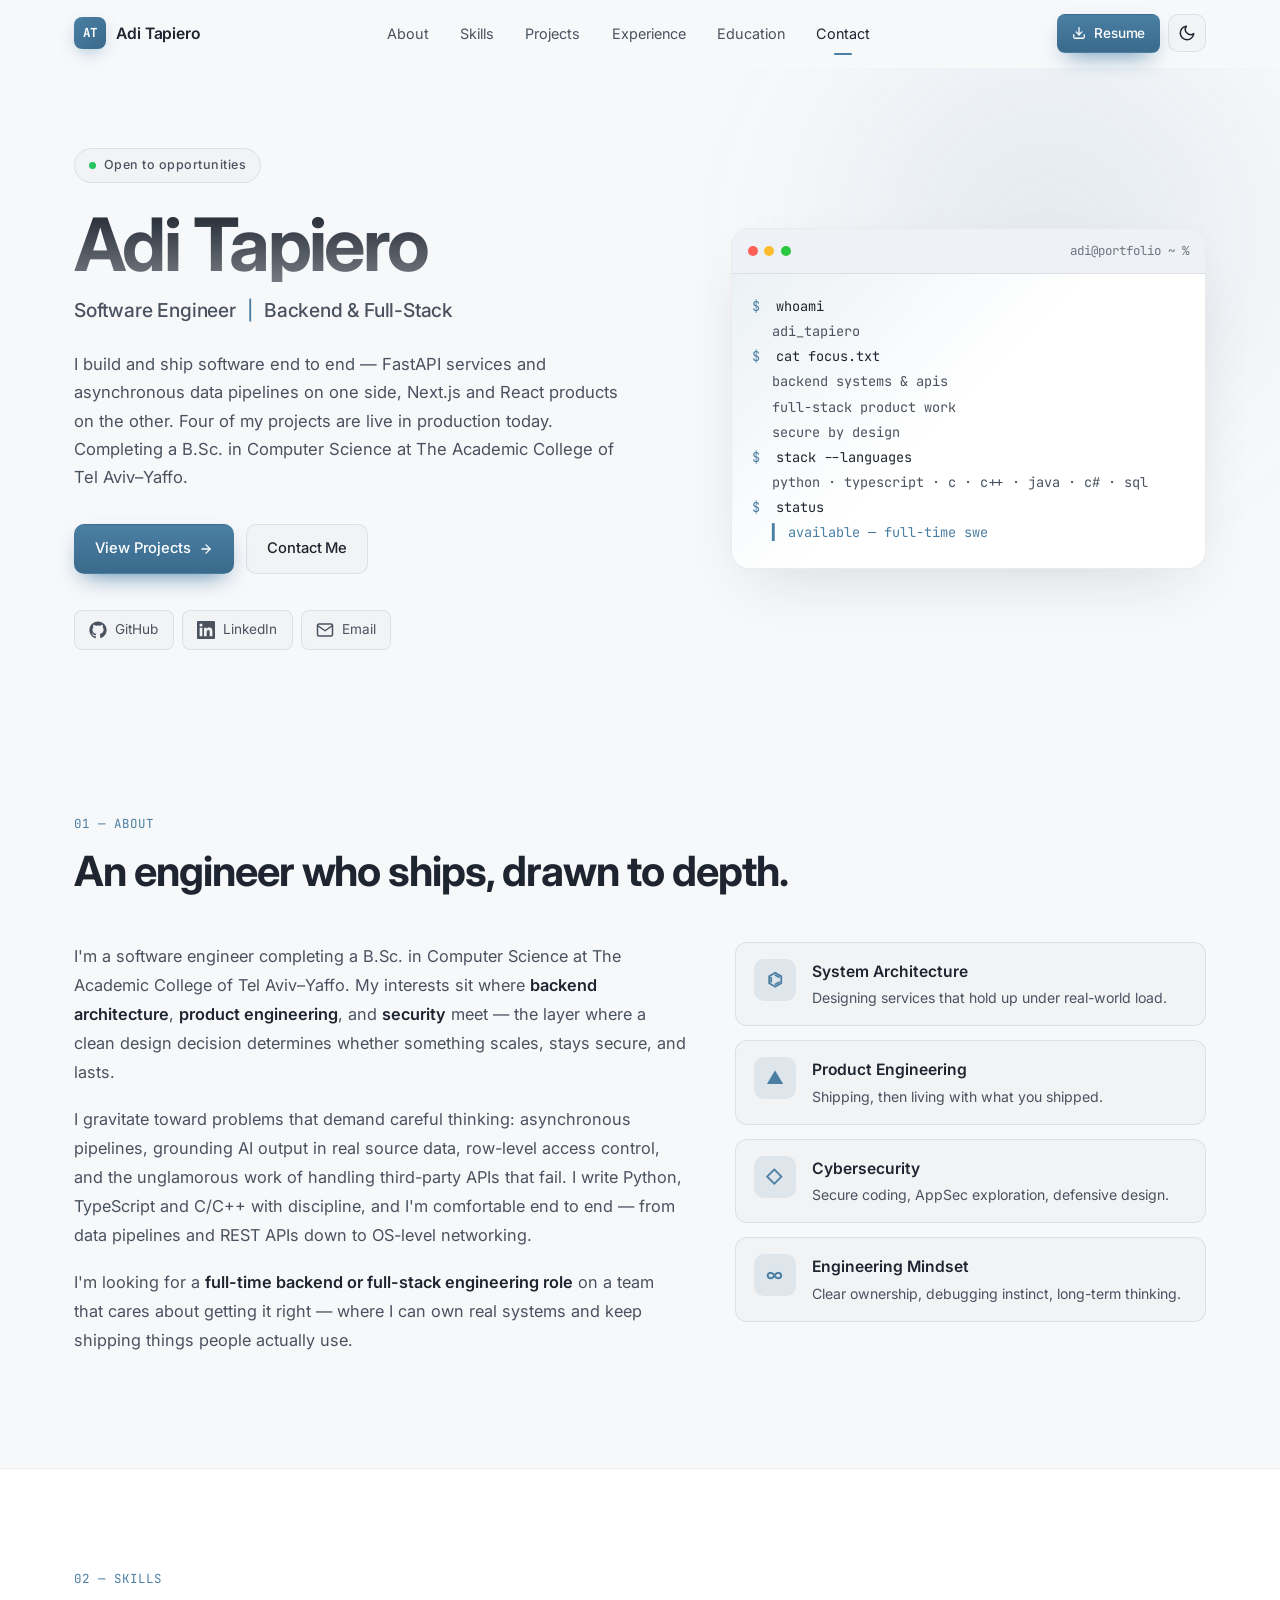
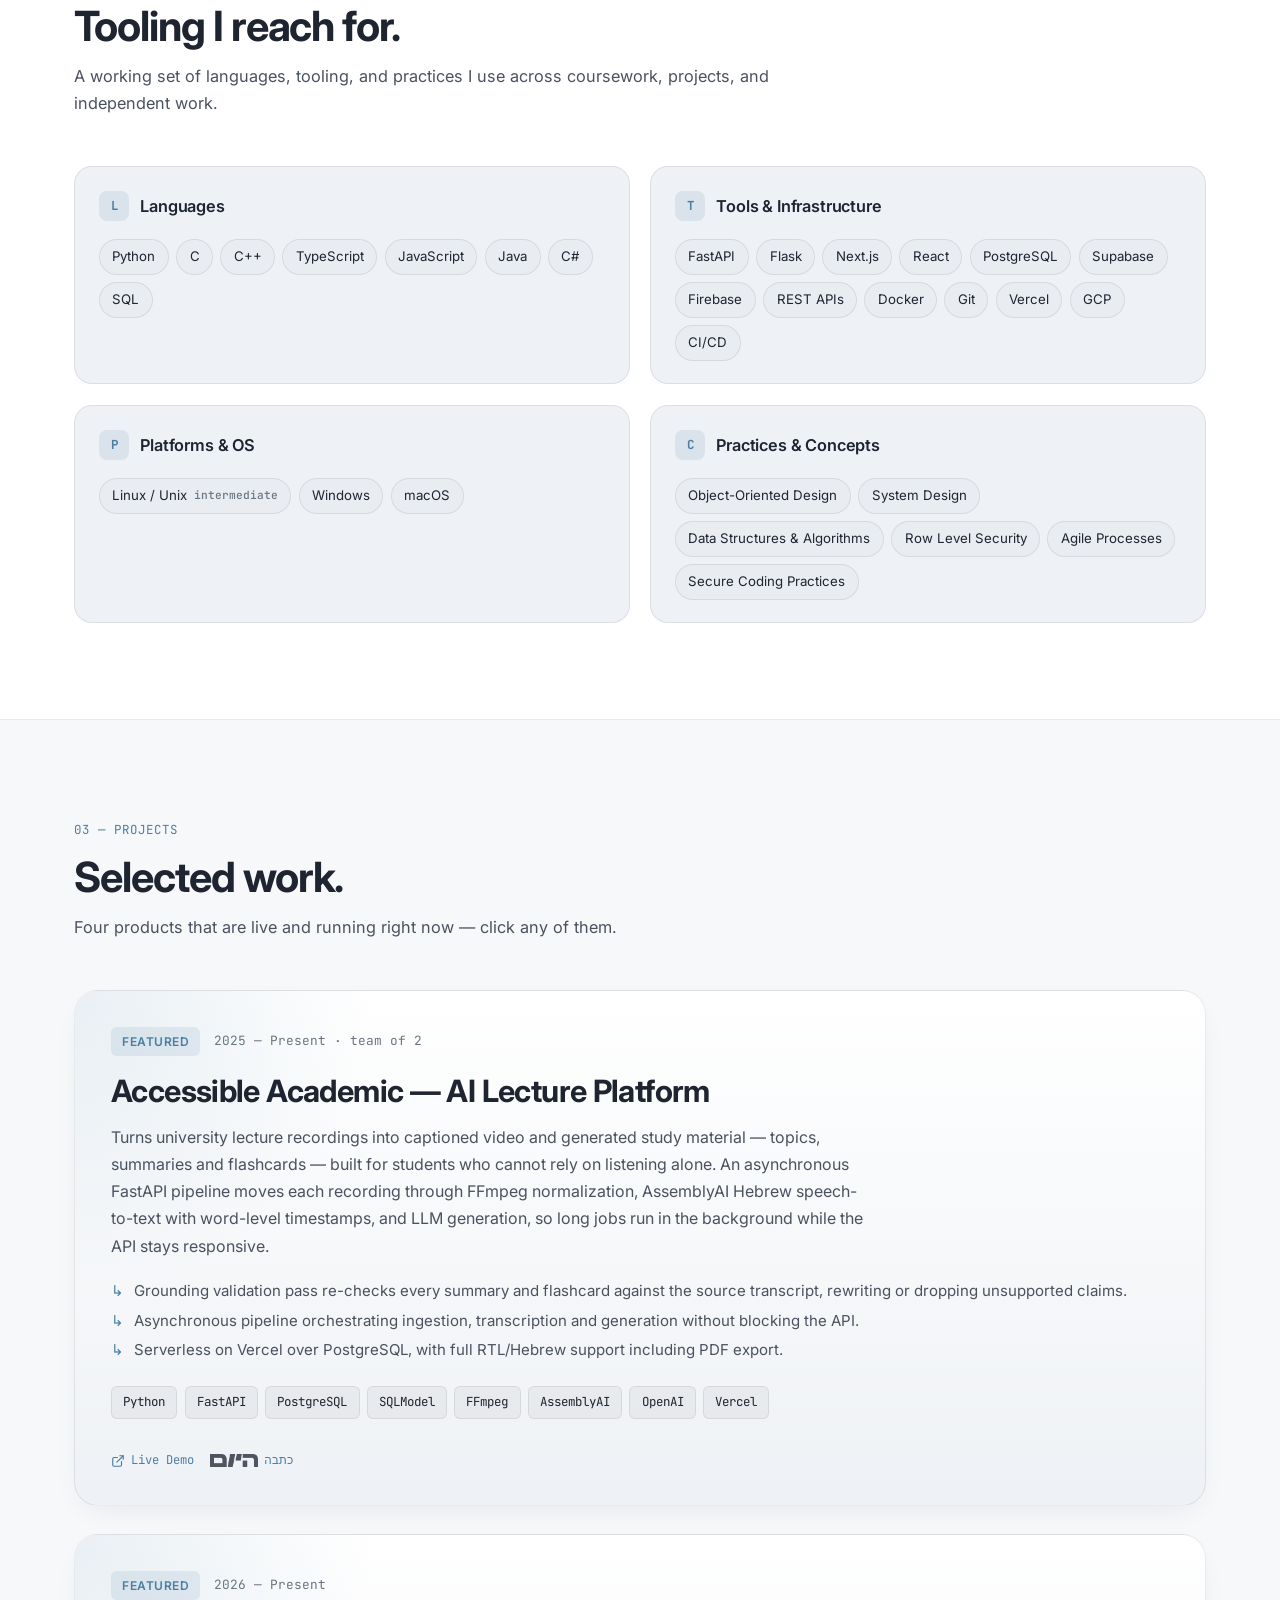
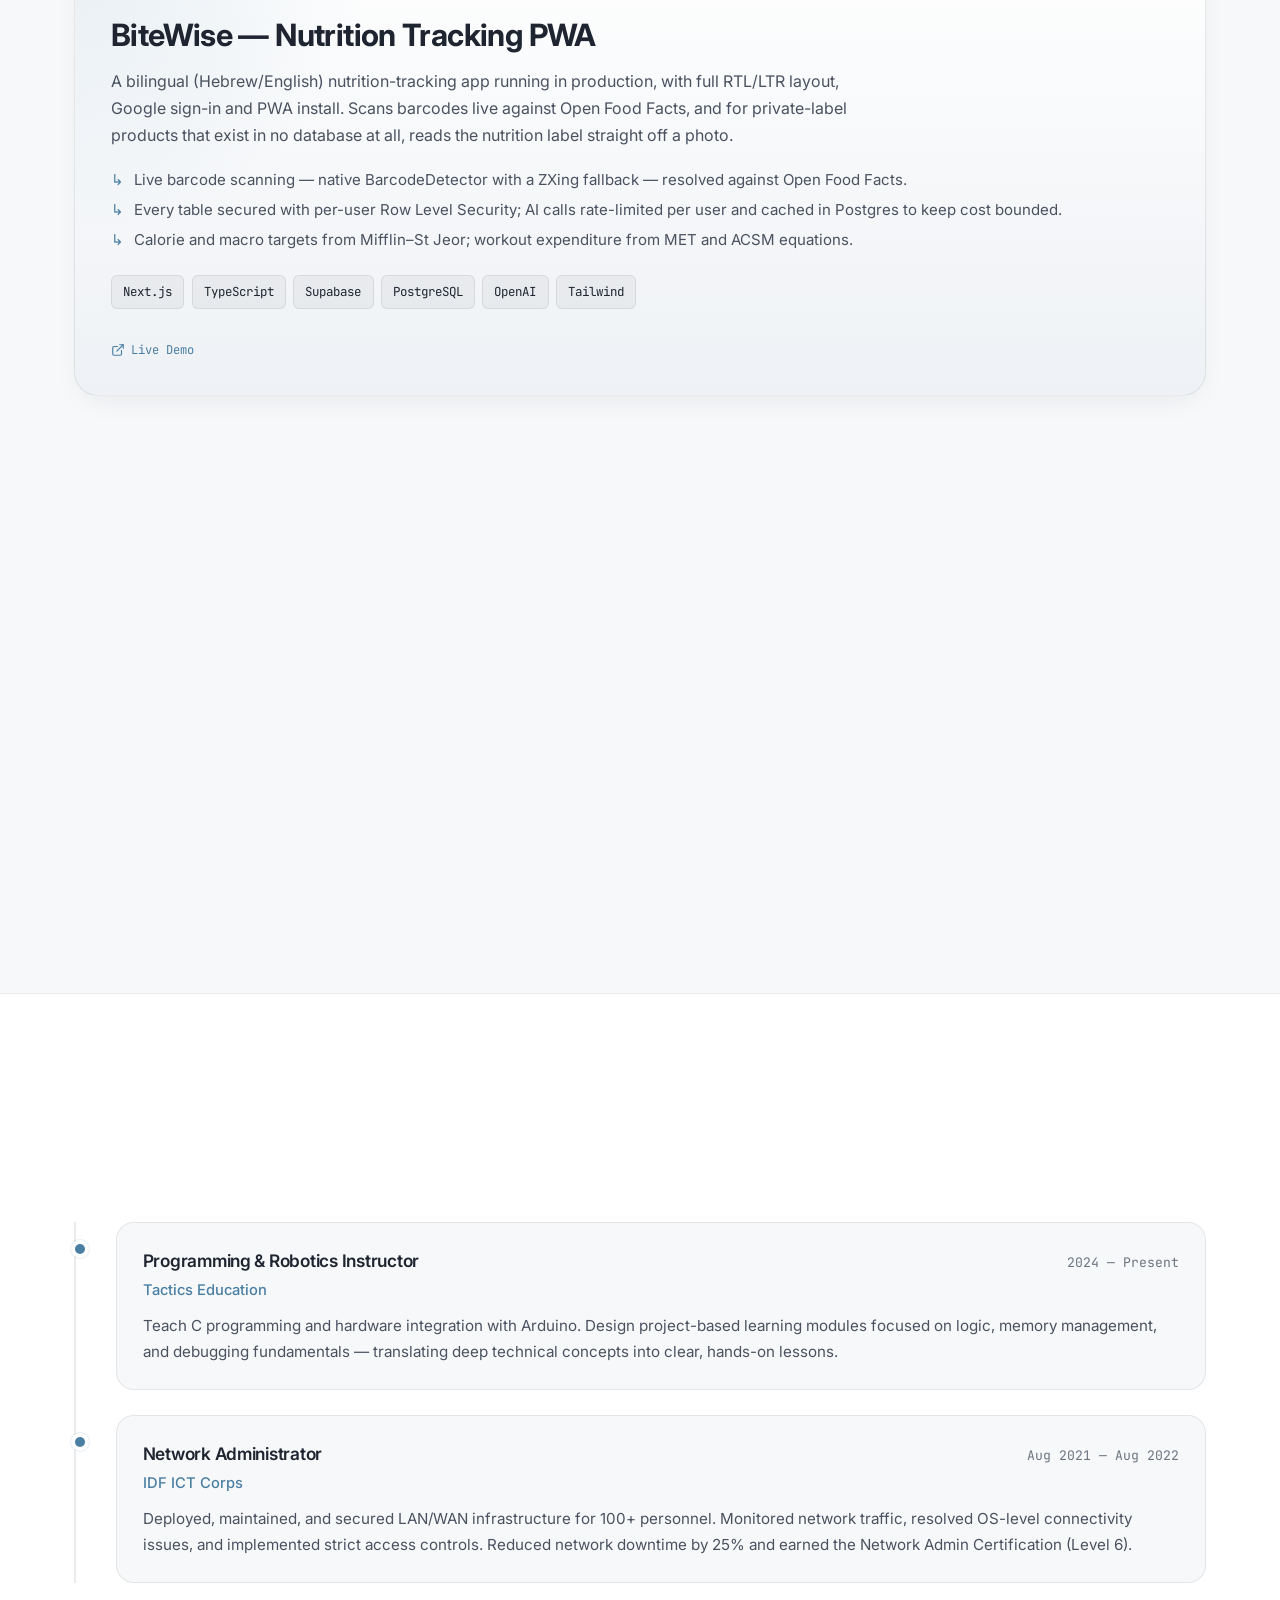
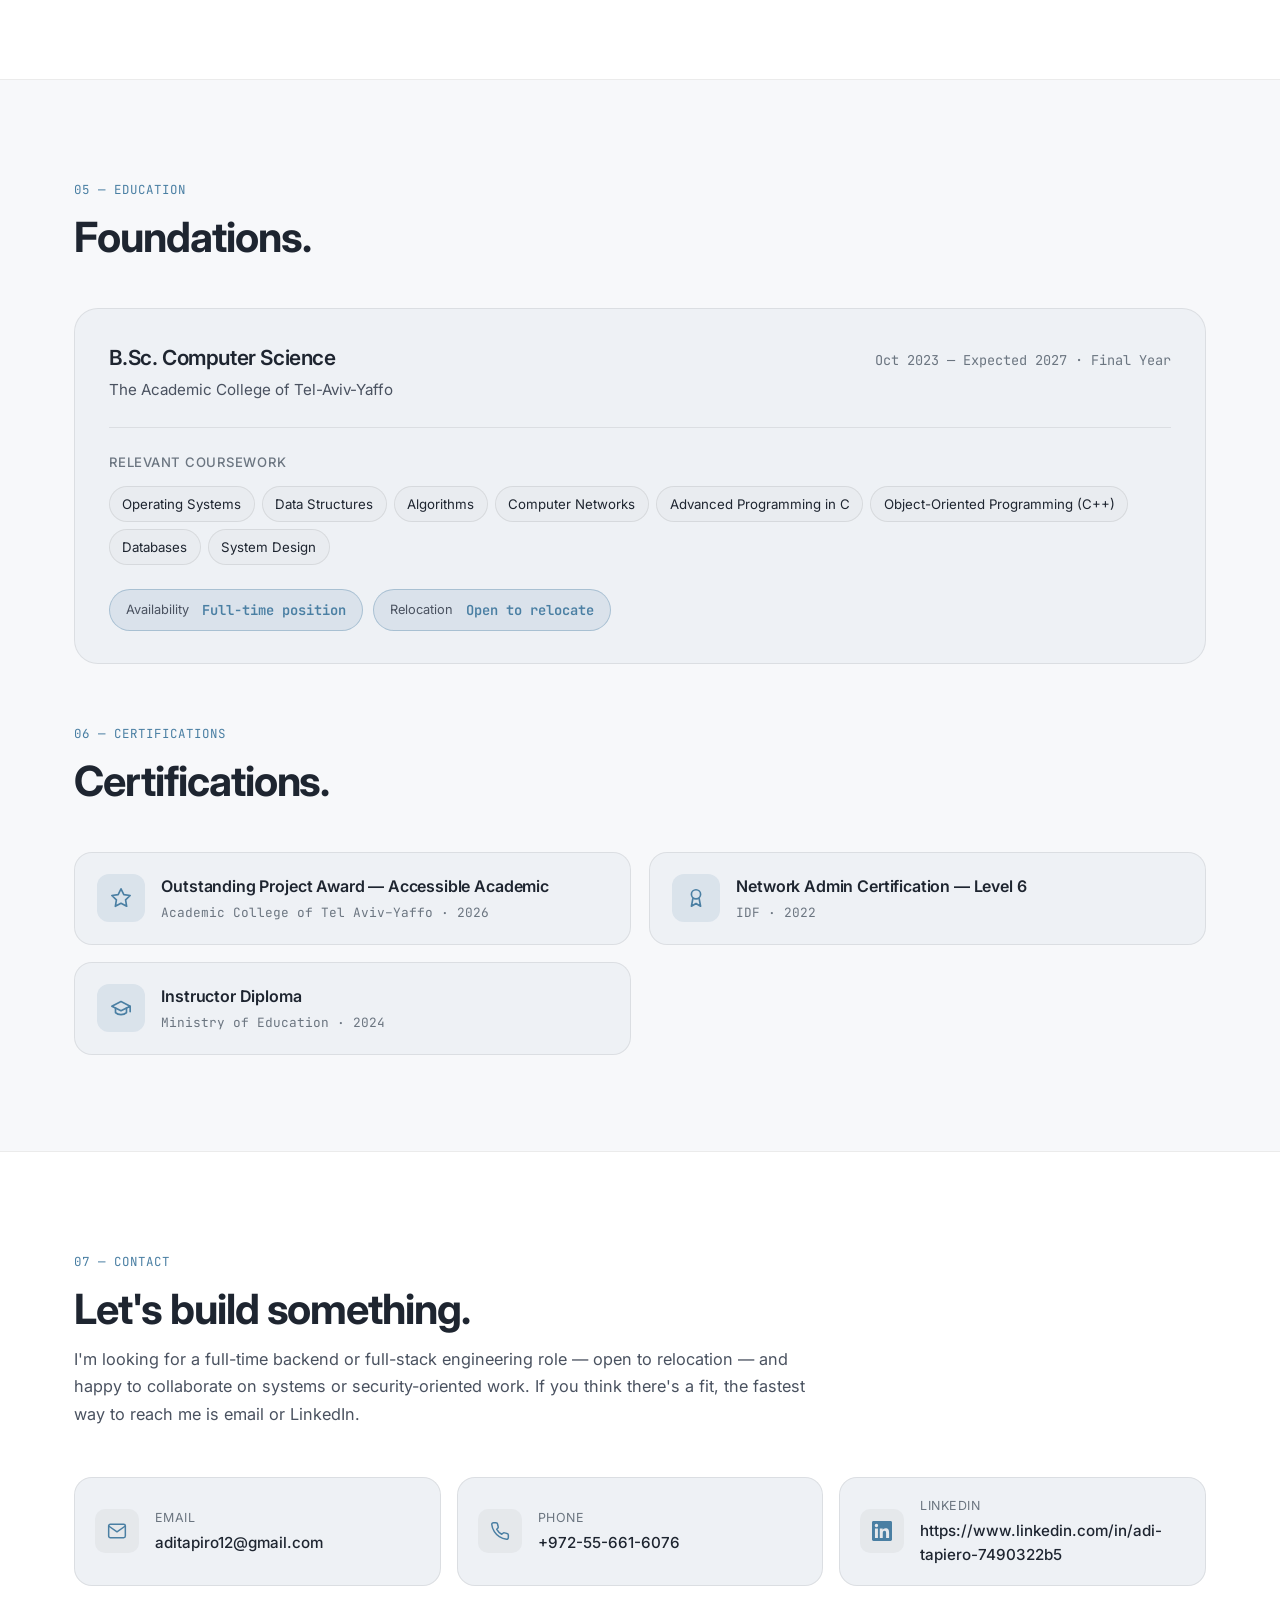
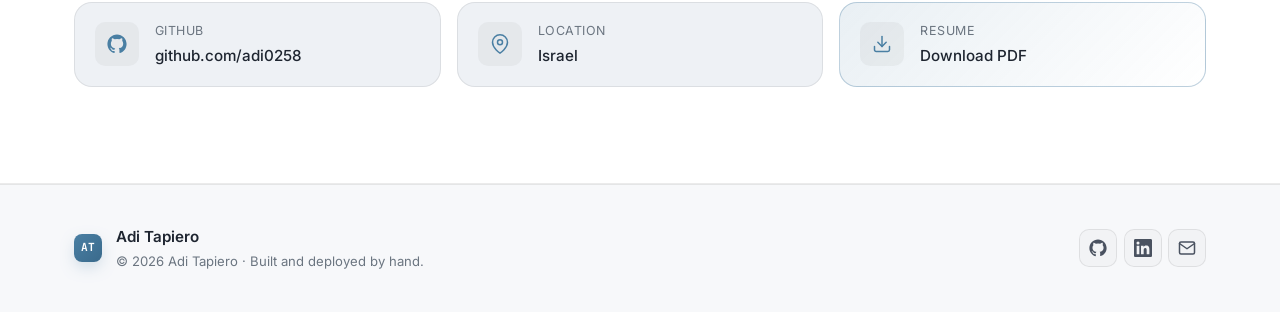
<file: index.html>
<!DOCTYPE html>
<html lang="en" data-theme="dark">
<head>
  <meta charset="UTF-8" />
  <meta name="viewport" content="width=device-width, initial-scale=1.0" />
  <meta name="description" content="Adi Tapiero — Software Engineer. Backend and full-stack work: FastAPI services, Next.js products, and four apps live in production." />
  <meta name="author" content="Adi Tapiero" />
  <title>Adi Tapiero — Software Engineer</title>
  <link rel="preconnect" href="https://fonts.googleapis.com" />
  <link rel="preconnect" href="https://fonts.gstatic.com" crossorigin />
  <link href="https://fonts.googleapis.com/css2?family=Inter:wght@300;400;500;600;700;800&family=JetBrains+Mono:wght@400;500;600&display=swap" rel="stylesheet" />
  <link rel="stylesheet" href="./style.css" />
</head>
<body>

  <!-- ============ NAVBAR ============ -->
  <header class="navbar" id="navbar">
    <div class="nav-inner">
      <a href="#top" class="brand" aria-label="Home — Adi Tapiero">
        <span class="monogram" aria-hidden="true">AT</span>
        <span class="brand-name">Adi Tapiero</span>
      </a>

      <nav class="nav-links" id="navLinks" aria-label="Primary">
        <a href="#about" class="nav-link">About</a>
        <a href="#skills" class="nav-link">Skills</a>
        <a href="#projects" class="nav-link">Projects</a>
        <a href="#experience" class="nav-link">Experience</a>
        <a href="#education" class="nav-link">Education</a>
        <a href="#contact" class="nav-link">Contact</a>
      </nav>

      <div class="nav-actions">
        <a href="./AdiTapiero_CV.pdf" class="btn btn-primary btn-sm" target="_blank" rel="noopener" aria-label="Download Resume PDF">
          <svg width="14" height="14" viewBox="0 0 24 24" fill="none" stroke="currentColor" stroke-width="2.2" stroke-linecap="round" stroke-linejoin="round" aria-hidden="true"><path d="M21 15v4a2 2 0 0 1-2 2H5a2 2 0 0 1-2-2v-4"/><polyline points="7 10 12 15 17 10"/><line x1="12" y1="15" x2="12" y2="3"/></svg>
          Resume
        </a>
        <button class="icon-btn" id="themeToggle" aria-label="Toggle color theme" title="Toggle theme">
          <svg class="icon-sun" width="18" height="18" viewBox="0 0 24 24" fill="none" stroke="currentColor" stroke-width="2" stroke-linecap="round" stroke-linejoin="round" aria-hidden="true"><circle cx="12" cy="12" r="4"/><path d="M12 2v2M12 20v2M4.93 4.93l1.41 1.41M17.66 17.66l1.41 1.41M2 12h2M20 12h2M4.93 19.07l1.41-1.41M17.66 6.34l1.41-1.41"/></svg>
          <svg class="icon-moon" width="18" height="18" viewBox="0 0 24 24" fill="none" stroke="currentColor" stroke-width="2" stroke-linecap="round" stroke-linejoin="round" aria-hidden="true"><path d="M21 12.79A9 9 0 1 1 11.21 3 7 7 0 0 0 21 12.79z"/></svg>
        </button>
        <button class="icon-btn hamburger" id="hamburger" aria-label="Open menu" aria-expanded="false" aria-controls="navLinks">
          <span></span><span></span><span></span>
        </button>
      </div>
    </div>
  </header>

  <main id="top">

    <!-- ============ HERO ============ -->
    <section class="hero" aria-labelledby="heroTitle">
      <div class="container hero-inner">
        <div class="hero-content reveal">
          <div class="eyebrow">
            <span class="pulse" aria-hidden="true"></span>
            Open to opportunities
          </div>

          <h1 id="heroTitle" class="hero-title">
            Adi Tapiero
          </h1>
          <p class="hero-subtitle">
            Software Engineer <span class="sep">|</span> Backend &amp; Full-Stack
          </p>

          <p class="hero-lead">
            I build and ship software end to end — FastAPI services and asynchronous data pipelines on one side, Next.js and React products on the other. Four of my projects are live in production today. Completing a B.Sc. in Computer Science at The Academic College of Tel Aviv–Yaffo.
          </p>

          <div class="hero-ctas">
            <a href="#projects" class="btn btn-primary">
              View Projects
              <svg width="14" height="14" viewBox="0 0 24 24" fill="none" stroke="currentColor" stroke-width="2.2" stroke-linecap="round" stroke-linejoin="round" aria-hidden="true"><line x1="5" y1="12" x2="19" y2="12"/><polyline points="12 5 19 12 12 19"/></svg>
            </a>
            <a href="#contact" class="btn btn-ghost">Contact Me</a>
          </div>

          <ul class="socials" aria-label="Social links">
            <li>
              <a href="https://github.com/adi0258" target="_blank" rel="noopener" aria-label="GitHub profile">
                <svg width="18" height="18" viewBox="0 0 24 24" fill="currentColor" aria-hidden="true"><path d="M12 .5C5.65.5.5 5.65.5 12c0 5.08 3.29 9.39 7.86 10.91.58.11.79-.25.79-.56 0-.28-.01-1.02-.02-2-3.2.7-3.88-1.54-3.88-1.54-.52-1.33-1.28-1.69-1.28-1.69-1.05-.72.08-.71.08-.71 1.16.08 1.77 1.19 1.77 1.19 1.03 1.77 2.7 1.26 3.36.96.1-.75.4-1.26.73-1.55-2.55-.29-5.24-1.28-5.24-5.7 0-1.26.45-2.29 1.19-3.1-.12-.29-.52-1.46.11-3.05 0 0 .97-.31 3.18 1.18a11.02 11.02 0 0 1 5.79 0c2.2-1.49 3.17-1.18 3.17-1.18.63 1.59.23 2.76.11 3.05.74.81 1.19 1.84 1.19 3.1 0 4.43-2.69 5.4-5.26 5.69.41.35.78 1.05.78 2.11 0 1.52-.01 2.75-.01 3.13 0 .31.21.68.8.56C20.21 21.39 23.5 17.08 23.5 12 23.5 5.65 18.35.5 12 .5z"/></svg>
                <span>GitHub</span>
              </a>
            </li>
            <li>
              <a href="https://www.linkedin.com/in/adi-tapiero-7490322b5" target="_blank" rel="noopener" aria-label="LinkedIn profile">
                <svg width="18" height="18" viewBox="0 0 24 24" fill="currentColor" aria-hidden="true"><path d="M20.45 20.45h-3.55v-5.57c0-1.33-.02-3.04-1.85-3.04-1.85 0-2.13 1.45-2.13 2.95v5.66H9.36V9h3.41v1.56h.05c.48-.91 1.65-1.85 3.39-1.85 3.62 0 4.29 2.38 4.29 5.48v6.26zM5.34 7.43a2.06 2.06 0 1 1 0-4.12 2.06 2.06 0 0 1 0 4.12zM7.12 20.45H3.56V9h3.56v11.45zM22.22 0H1.77C.79 0 0 .77 0 1.72v20.56C0 23.23.79 24 1.77 24h20.45c.98 0 1.78-.77 1.78-1.72V1.72C24 .77 23.2 0 22.22 0z"/></svg>
                <span>LinkedIn</span>
              </a>
            </li>
            <li>
              <a href="mailto:aditapiro12@gmail.com" aria-label="Send email">
                <svg width="18" height="18" viewBox="0 0 24 24" fill="none" stroke="currentColor" stroke-width="2" stroke-linecap="round" stroke-linejoin="round" aria-hidden="true"><path d="M4 4h16c1.1 0 2 .9 2 2v12c0 1.1-.9 2-2 2H4c-1.1 0-2-.9-2-2V6c0-1.1.9-2 2-2z"/><polyline points="22,6 12,13 2,6"/></svg>
                <span>Email</span>
              </a>
            </li>
          </ul>
        </div>

        <aside class="hero-card reveal" aria-label="At a glance">
          <div class="card-glow" aria-hidden="true"></div>
          <div class="terminal-bar">
            <span></span><span></span><span></span>
            <p class="terminal-title">adi@portfolio ~ %</p>
          </div>
          <div class="terminal-body">
            <p><span class="t-prompt">$</span> whoami</p>
            <p class="t-out">adi_tapiero</p>
            <p><span class="t-prompt">$</span> cat focus.txt</p>
            <p class="t-out">backend systems &amp; apis</p>
            <p class="t-out">full-stack product work</p>
            <p class="t-out">secure by design</p>
            <p><span class="t-prompt">$</span> stack --languages</p>
            <p class="t-out">python · typescript · c · c++ · java · c# · sql</p>
            <p><span class="t-prompt">$</span> status</p>
            <p class="t-out t-accent">▍ available — full-time swe</p>
          </div>
        </aside>
      </div>

    </section>

    <!-- ============ ABOUT ============ -->
    <section id="about" class="section" aria-labelledby="aboutTitle">
      <div class="container">
        <header class="section-head reveal">
          <span class="section-tag">01 — About</span>
          <h2 id="aboutTitle" class="section-title">An engineer who ships, drawn to depth.</h2>
        </header>

        <div class="about-grid">
          <div class="about-text reveal">
            <p>
              I'm a software engineer completing a B.Sc. in Computer Science at The Academic College of Tel Aviv–Yaffo. My interests sit where <strong>backend architecture</strong>, <strong>product engineering</strong>, and <strong>security</strong> meet — the layer where a clean design decision determines whether something scales, stays secure, and lasts.
            </p>
            <p>
              I gravitate toward problems that demand careful thinking: asynchronous pipelines, grounding AI output in real source data, row-level access control, and the unglamorous work of handling third-party APIs that fail. I write Python, TypeScript and C/C++ with discipline, and I'm comfortable end to end — from data pipelines and REST APIs down to OS-level networking.
            </p>
            <p>
              I'm looking for a <strong>full-time backend or full-stack engineering role</strong> on a team that cares about getting it right — where I can own real systems and keep shipping things people actually use.
            </p>
          </div>

          <ul class="focus-list reveal" aria-label="Areas of focus">
            <li>
              <div class="focus-icon">⌬</div>
              <div>
                <h4>System Architecture</h4>
                <p>Designing services that hold up under real-world load.</p>
              </div>
            </li>
            <li>
              <div class="focus-icon">▲</div>
              <div>
                <h4>Product Engineering</h4>
                <p>Shipping, then living with what you shipped.</p>
              </div>
            </li>
            <li>
              <div class="focus-icon">◇</div>
              <div>
                <h4>Cybersecurity</h4>
                <p>Secure coding, AppSec exploration, defensive design.</p>
              </div>
            </li>
            <li>
              <div class="focus-icon">∞</div>
              <div>
                <h4>Engineering Mindset</h4>
                <p>Clear ownership, debugging instinct, long-term thinking.</p>
              </div>
            </li>
          </ul>
        </div>
      </div>
    </section>

    <!-- ============ SKILLS ============ -->
    <section id="skills" class="section section-alt" aria-labelledby="skillsTitle">
      <div class="container">
        <header class="section-head reveal">
          <span class="section-tag">02 — Skills</span>
          <h2 id="skillsTitle" class="section-title">Tooling I reach for.</h2>
          <p class="section-sub">A working set of languages, tooling, and practices I use across coursework, projects, and independent work.</p>
        </header>

        <div class="skills-grid">
          <article class="skill-card reveal">
            <header class="skill-head">
              <span class="skill-bullet">L</span>
              <h3>Languages</h3>
            </header>
            <ul class="chips">
              <li class="chip">Python</li>
              <li class="chip">C</li>
              <li class="chip">C++</li>
              <li class="chip">TypeScript</li>
              <li class="chip">JavaScript</li>
              <li class="chip">Java</li>
              <li class="chip">C#</li>
              <li class="chip">SQL</li>
            </ul>
          </article>

          <article class="skill-card reveal">
            <header class="skill-head">
              <span class="skill-bullet">T</span>
              <h3>Tools &amp; Infrastructure</h3>
            </header>
            <ul class="chips">
              <li class="chip">FastAPI</li>
              <li class="chip">Flask</li>
              <li class="chip">Next.js</li>
              <li class="chip">React</li>
              <li class="chip">PostgreSQL</li>
              <li class="chip">Supabase</li>
              <li class="chip">Firebase</li>
              <li class="chip">REST APIs</li>
              <li class="chip">Docker</li>
              <li class="chip">Git</li>
              <li class="chip">Vercel</li>
              <li class="chip">GCP</li>
              <li class="chip">CI/CD</li>
            </ul>
          </article>

          <article class="skill-card reveal">
            <header class="skill-head">
              <span class="skill-bullet">P</span>
              <h3>Platforms &amp; OS</h3>
            </header>
            <ul class="chips">
              <li class="chip">Linux / Unix <span class="chip-meta">intermediate</span></li>
              <li class="chip">Windows</li>
              <li class="chip">macOS</li>
            </ul>
          </article>

          <article class="skill-card reveal">
            <header class="skill-head">
              <span class="skill-bullet">C</span>
              <h3>Practices &amp; Concepts</h3>
            </header>
            <ul class="chips">
              <li class="chip">Object-Oriented Design</li>
              <li class="chip">System Design</li>
              <li class="chip">Data Structures &amp; Algorithms</li>
              <li class="chip">Row Level Security</li>
              <li class="chip">Agile Processes</li>
              <li class="chip">Secure Coding Practices</li>
            </ul>
          </article>
        </div>
      </div>
    </section>

    <!-- ============ PROJECTS ============ -->
    <section id="projects" class="section" aria-labelledby="projectsTitle">
      <div class="container">
        <header class="section-head reveal">
          <span class="section-tag">03 — Projects</span>
          <h2 id="projectsTitle" class="section-title">Selected work.</h2>
          <p class="section-sub">Four products that are live and running right now — click any of them.</p>
        </header>

        <!-- Featured Project — Accessible Academic -->
        <article class="project-featured reveal" aria-labelledby="featuredTitle">
          <div class="featured-meta">
            <span class="badge">Featured</span>
            <span class="featured-period">2025 — Present · team of 2</span>
          </div>

          <h3 id="featuredTitle" class="featured-title">Accessible Academic — AI Lecture Platform</h3>

          <p class="featured-desc">
            Turns university lecture recordings into captioned video and generated study material — topics, summaries and flashcards — built for students who cannot rely on listening alone. An asynchronous FastAPI pipeline moves each recording through FFmpeg normalization, AssemblyAI Hebrew speech-to-text with word-level timestamps, and LLM generation, so long jobs run in the background while the API stays responsive.
          </p>

          <ul class="featured-highlights" aria-label="Project highlights">
            <li><span>↳</span> Grounding validation pass re-checks every summary and flashcard against the source transcript, rewriting or dropping unsupported claims.</li>
            <li><span>↳</span> Asynchronous pipeline orchestrating ingestion, transcription and generation without blocking the API.</li>
            <li><span>↳</span> Serverless on Vercel over PostgreSQL, with full RTL/Hebrew support including PDF export.</li>
          </ul>

          <div class="featured-stack">
            <span class="tech">Python</span>
            <span class="tech">FastAPI</span>
            <span class="tech">PostgreSQL</span>
            <span class="tech">SQLModel</span>
            <span class="tech">FFmpeg</span>
            <span class="tech">AssemblyAI</span>
            <span class="tech">OpenAI</span>
            <span class="tech">Vercel</span>
          </div>

          <div class="pc-links">
            <a class="pc-link" href="https://accessibleacademic.com/" target="_blank" rel="noopener" aria-label="Accessible Academic live demo"><svg width="14" height="14" viewBox="0 0 24 24" fill="none" stroke="currentColor" stroke-width="2" stroke-linecap="round" stroke-linejoin="round" aria-hidden="true"><path d="M18 13v6a2 2 0 0 1-2 2H5a2 2 0 0 1-2-2V8a2 2 0 0 1 2-2h6"/><polyline points="15 3 21 3 21 9"/><line x1="10" y1="14" x2="21" y2="3"/></svg>Live Demo</a>
            <a class="pc-link" href="https://www.israelhayom.co.il/news/education/article/21597703" target="_blank" rel="noopener" aria-label="Israel Hayom article" style="display:inline-flex;align-items:center;gap:0.35rem;">
              <img src="./israelhayom-logo.png" alt="Israel Hayom" height="13" style="display:inline-block;height:13px;width:auto;filter:invert(35%) sepia(60%) saturate(400%) hue-rotate(185deg) brightness(90%);vertical-align:middle;" class="ih-logo" />
              <span>כתבה</span>
            </a>
          </div>
        </article>

        <!-- Featured Project — BiteWise -->
        <article class="project-featured reveal" aria-labelledby="featuredTitle2">
          <div class="featured-meta">
            <span class="badge">Featured</span>
            <span class="featured-period">2026 — Present</span>
          </div>

          <h3 id="featuredTitle2" class="featured-title">BiteWise — Nutrition Tracking PWA</h3>

          <p class="featured-desc">
            A bilingual (Hebrew/English) nutrition-tracking app running in production, with full RTL/LTR layout, Google sign-in and PWA install. Scans barcodes live against Open Food Facts, and for private-label products that exist in no database at all, reads the nutrition label straight off a photo.
          </p>

          <ul class="featured-highlights" aria-label="Project highlights">
            <li><span>↳</span> Live barcode scanning — native BarcodeDetector with a ZXing fallback — resolved against Open Food Facts.</li>
            <li><span>↳</span> Every table secured with per-user Row Level Security; AI calls rate-limited per user and cached in Postgres to keep cost bounded.</li>
            <li><span>↳</span> Calorie and macro targets from Mifflin–St Jeor; workout expenditure from MET and ACSM equations.</li>
          </ul>

          <div class="featured-stack">
            <span class="tech">Next.js</span>
            <span class="tech">TypeScript</span>
            <span class="tech">Supabase</span>
            <span class="tech">PostgreSQL</span>
            <span class="tech">OpenAI</span>
            <span class="tech">Tailwind</span>
          </div>

          <div class="pc-links">
            <a class="pc-link" href="https://bitewise-gray.vercel.app/" target="_blank" rel="noopener" aria-label="BiteWise live demo"><svg width="14" height="14" viewBox="0 0 24 24" fill="none" stroke="currentColor" stroke-width="2" stroke-linecap="round" stroke-linejoin="round" aria-hidden="true"><path d="M18 13v6a2 2 0 0 1-2 2H5a2 2 0 0 1-2-2V8a2 2 0 0 1 2-2h6"/><polyline points="15 3 21 3 21 9"/><line x1="10" y1="14" x2="21" y2="3"/></svg>Live Demo</a>
          </div>
        </article>

        <!-- Other Projects -->
        <div class="projects-grid">
          <article class="project-card reveal">
            <div class="pc-top">
              <div class="pc-icon" aria-hidden="true">
                <svg width="22" height="22" viewBox="0 0 24 24" fill="none" stroke="currentColor" stroke-width="1.8" stroke-linecap="round" stroke-linejoin="round"><path d="M2 3h6a4 4 0 0 1 4 4v14a3 3 0 0 0-3-3H2z"/><path d="M22 3h-6a4 4 0 0 0-4 4v14a3 3 0 0 1 3-3h7z"/></svg>
              </div>
              <span class="pc-tag">Web / Parsing</span>
            </div>
            <h3 class="pc-title">RecipeBook</h3>
            <p class="pc-desc">
              A personal cookbook that populates itself from Instagram. Paste any public recipe post URL and the app fetches the thumbnail, parses the caption into structured ingredients and step-by-step instructions, and saves it to your collection. Google sign-in keeps recipes private and synced across devices.
            </p>
            <ul class="pc-stack">
              <li>Python</li>
              <li>Flask</li>
              <li>instaloader</li>
              <li>Vanilla JS</li>
              <li>Google Auth</li>
            </ul>
            <div class="pc-links">
              <a class="pc-link" href="https://recipe-book-one-psi.vercel.app/" target="_blank" rel="noopener" aria-label="RecipeBook live demo"><svg width="14" height="14" viewBox="0 0 24 24" fill="none" stroke="currentColor" stroke-width="2" stroke-linecap="round" stroke-linejoin="round" aria-hidden="true"><path d="M18 13v6a2 2 0 0 1-2 2H5a2 2 0 0 1-2-2V8a2 2 0 0 1 2-2h6"/><polyline points="15 3 21 3 21 9"/><line x1="10" y1="14" x2="21" y2="3"/></svg>Live Demo</a>
              <a class="pc-link" href="https://github.com/adi0258/RecipeBook" target="_blank" rel="noopener" aria-label="RecipeBook on GitHub">
                <svg width="14" height="14" viewBox="0 0 24 24" fill="currentColor" aria-hidden="true"><path d="M12 .5C5.65.5.5 5.65.5 12c0 5.08 3.29 9.39 7.86 10.91.58.11.79-.25.79-.56 0-.28-.01-1.02-.02-2-3.2.7-3.88-1.54-3.88-1.54-.52-1.33-1.28-1.69-1.28-1.69-1.05-.72.08-.71.08-.71 1.16.08 1.77 1.19 1.77 1.19 1.03 1.77 2.7 1.26 3.36.96.1-.75.4-1.26.73-1.55-2.55-.29-5.24-1.28-5.24-5.7 0-1.26.45-2.29 1.19-3.1-.12-.29-.52-1.46.11-3.05 0 0 .97-.31 3.18 1.18a11.02 11.02 0 0 1 5.79 0c2.2-1.49 3.17-1.18 3.17-1.18.63 1.59.23 2.76.11 3.05.74.81 1.19 1.84 1.19 3.1 0 4.43-2.69 5.4-5.26 5.69.41.35.78 1.05.78 2.11 0 1.52-.01 2.75-.01 3.13 0 .31.21.68.8.56C20.21 21.39 23.5 17.08 23.5 12 23.5 5.65 18.35.5 12 .5z"/></svg>
                GitHub
              </a>
            </div>
          </article>

          <article class="project-card reveal">
            <div class="pc-top">
              <div class="pc-icon" aria-hidden="true">
                <svg width="22" height="22" viewBox="0 0 24 24" fill="none" stroke="currentColor" stroke-width="1.8" stroke-linecap="round" stroke-linejoin="round"><circle cx="9" cy="8" r="3"/><circle cx="17" cy="10" r="2.5"/><path d="M3 20c0-3 3-5 6-5s6 2 6 5"/><path d="M14 20c0-2.2 1.7-4 4-4s4 1.8 4 4"/></svg>
              </div>
              <span class="pc-tag">Web / Realtime</span>
            </div>
            <h3 class="pc-title">Study Buddy Web App</h3>
            <p class="pc-desc">
              A matching-algorithm web app that connects students by course, availability and study style. Built with React on the client side and Firebase for authentication and real-time database management.
            </p>
            <ul class="pc-stack">
              <li>React</li>
              <li>Firebase</li>
              <li>Auth</li>
              <li>Realtime DB</li>
            </ul>
            <div class="pc-links">
              <a class="pc-link" href="https://study-buddy-seven-vert.vercel.app/" target="_blank" rel="noopener" aria-label="Study Buddy live demo"><svg width="14" height="14" viewBox="0 0 24 24" fill="none" stroke="currentColor" stroke-width="2" stroke-linecap="round" stroke-linejoin="round" aria-hidden="true"><path d="M18 13v6a2 2 0 0 1-2 2H5a2 2 0 0 1-2-2V8a2 2 0 0 1 2-2h6"/><polyline points="15 3 21 3 21 9"/><line x1="10" y1="14" x2="21" y2="3"/></svg>Live Demo</a>
              <a class="pc-link" href="https://github.com/adi0258/Study-Buddy" target="_blank" rel="noopener" aria-label="Study Buddy on GitHub">
                <svg width="14" height="14" viewBox="0 0 24 24" fill="currentColor" aria-hidden="true"><path d="M12 .5C5.65.5.5 5.65.5 12c0 5.08 3.29 9.39 7.86 10.91.58.11.79-.25.79-.56 0-.28-.01-1.02-.02-2-3.2.7-3.88-1.54-3.88-1.54-.52-1.33-1.28-1.69-1.28-1.69-1.05-.72.08-.71.08-.71 1.16.08 1.77 1.19 1.77 1.19 1.03 1.77 2.7 1.26 3.36.96.1-.75.4-1.26.73-1.55-2.55-.29-5.24-1.28-5.24-5.7 0-1.26.45-2.29 1.19-3.1-.12-.29-.52-1.46.11-3.05 0 0 .97-.31 3.18 1.18a11.02 11.02 0 0 1 5.79 0c2.2-1.49 3.17-1.18 3.17-1.18.63 1.59.23 2.76.11 3.05.74.81 1.19 1.84 1.19 3.1 0 4.43-2.69 5.4-5.26 5.69.41.35.78 1.05.78 2.11 0 1.52-.01 2.75-.01 3.13 0 .31.21.68.8.56C20.21 21.39 23.5 17.08 23.5 12 23.5 5.65 18.35.5 12 .5z"/></svg>
                GitHub
              </a>
            </div>
          </article>
        </div>

        <p class="projects-note reveal">
          Earlier coursework and smaller builds — including a C++ remake of Donkey Kong with its own game loop and manual memory management — live on <a href="https://github.com/adi0258" target="_blank" rel="noopener">GitHub</a>.
        </p>
      </div>
    </section>

    <!-- ============ EXPERIENCE ============ -->
    <section id="experience" class="section section-alt" aria-labelledby="experienceTitle">
      <div class="container">
        <header class="section-head reveal">
          <span class="section-tag">04 — Experience</span>
          <h2 id="experienceTitle" class="section-title">Where I've shipped real work.</h2>
        </header>

        <ol class="timeline">
          <li class="timeline-item reveal">
            <div class="timeline-dot" aria-hidden="true"></div>
            <article class="timeline-card">
              <div class="tl-head">
                <h3>Programming &amp; Robotics Instructor</h3>
                <span class="tl-period">2024 — Present</span>
              </div>
              <p class="tl-company">Tactics Education</p>
              <p class="tl-desc">
                Teach C programming and hardware integration with Arduino. Design project-based learning modules focused on logic, memory management, and debugging fundamentals — translating deep technical concepts into clear, hands-on lessons.
              </p>
            </article>
          </li>

          <li class="timeline-item reveal">
            <div class="timeline-dot" aria-hidden="true"></div>
            <article class="timeline-card">
              <div class="tl-head">
                <h3>Network Administrator</h3>
                <span class="tl-period">Aug 2021 — Aug 2022</span>
              </div>
              <p class="tl-company">IDF ICT Corps</p>
              <p class="tl-desc">
                Deployed, maintained, and secured LAN/WAN infrastructure for 100+ personnel. Monitored network traffic, resolved OS-level connectivity issues, and implemented strict access controls. Reduced network downtime by 25% and earned the Network Admin Certification (Level 6).
              </p>
            </article>
          </li>
        </ol>
      </div>
    </section>

    <!-- ============ EDUCATION ============ -->
    <section id="education" class="section" aria-labelledby="educationTitle">
      <div class="container">
        <header class="section-head reveal">
          <span class="section-tag">05 — Education</span>
          <h2 id="educationTitle" class="section-title">Foundations.</h2>
        </header>

        <div class="education-card reveal">
          <div class="edu-top">
            <div>
              <h3 class="edu-degree">B.Sc. Computer Science</h3>
              <p class="edu-school">The Academic College of Tel-Aviv-Yaffo</p>
            </div>
            <span class="edu-period">Oct 2023 — Expected 2027 · Final Year</span>
          </div>

          <div class="edu-body">
            <h4 class="edu-sub">Relevant Coursework</h4>
            <ul class="chips">
              <li class="chip">Operating Systems</li>
              <li class="chip">Data Structures</li>
              <li class="chip">Algorithms</li>
              <li class="chip">Computer Networks</li>
              <li class="chip">Advanced Programming in C</li>
              <li class="chip">Object-Oriented Programming (C++)</li>
              <li class="chip">Databases</li>
              <li class="chip">System Design</li>
            </ul>

            <div class="edu-extra">
              <div class="edu-pill">
                <span class="edu-pill-label">Availability</span>
                <span class="edu-pill-value">Full-time position</span>
              </div>
              <div class="edu-pill">
                <span class="edu-pill-label">Relocation</span>
                <span class="edu-pill-value">Open to relocate</span>
              </div>
            </div>
          </div>
        </div>

        <!-- ============ CERTIFICATIONS (in-Education block) ============ -->
        <div class="cert-block">
          <header class="section-head reveal" style="margin-top:3.5rem">
            <span class="section-tag">06 — Certifications</span>
            <h2 class="section-title">Certifications.</h2>
          </header>

          <div class="cert-grid">
            <article class="cert-card reveal">
              <a href="./outstanding-project-award.pdf" target="_blank" rel="noopener" aria-label="View Outstanding Project Award certificate" style="display:contents;color:inherit;">
              <div class="cert-icon" aria-hidden="true">
                <svg width="22" height="22" viewBox="0 0 24 24" fill="none" stroke="currentColor" stroke-width="1.8" stroke-linecap="round" stroke-linejoin="round"><path d="M12 2l3.09 6.26L22 9.27l-5 4.87 1.18 6.88L12 17.77l-6.18 3.25L7 14.14 2 9.27l6.91-1.01L12 2z"/></svg>
              </div>
              <div>
                <h3 class="cert-title">Outstanding Project Award — Accessible Academic</h3>
                <p class="cert-meta">Academic College of Tel Aviv–Yaffo · 2026</p>
              </div>
              </a>
            </article>

            <article class="cert-card reveal">
              <div class="cert-icon" aria-hidden="true">
                <svg width="22" height="22" viewBox="0 0 24 24" fill="none" stroke="currentColor" stroke-width="1.8" stroke-linecap="round" stroke-linejoin="round"><circle cx="12" cy="8" r="5"/><polyline points="8.5 13 7 21 12 18 17 21 15.5 13"/></svg>
              </div>
              <div>
                <h3 class="cert-title">Network Admin Certification — Level 6</h3>
                <p class="cert-meta">IDF · 2022</p>
              </div>
            </article>

            <article class="cert-card reveal">
              <div class="cert-icon" aria-hidden="true">
                <svg width="22" height="22" viewBox="0 0 24 24" fill="none" stroke="currentColor" stroke-width="1.8" stroke-linecap="round" stroke-linejoin="round"><path d="M22 10v6M2 10l10-5 10 5-10 5z"/><path d="M6 12v5c3 3 9 3 12 0v-5"/></svg>
              </div>
              <div>
                <h3 class="cert-title">Instructor Diploma</h3>
                <p class="cert-meta">Ministry of Education · 2024</p>
              </div>
            </article>
          </div>
        </div>
      </div>
    </section>

    <!-- ============ CONTACT ============ -->
    <section id="contact" class="section section-alt" aria-labelledby="contactTitle">
      <div class="container">
        <header class="section-head reveal">
          <span class="section-tag">07 — Contact</span>
          <h2 id="contactTitle" class="section-title">Let's build something.</h2>
          <p class="section-sub">
            I'm looking for a full-time backend or full-stack engineering role — open to relocation — and happy to collaborate on systems or security-oriented work. If you think there's a fit, the fastest way to reach me is email or LinkedIn.
          </p>
        </header>

        <div class="contact-grid reveal">
          <a class="contact-card" href="mailto:aditapiro12@gmail.com" aria-label="Email Adi Tapiero">
            <div class="contact-ic">
              <svg width="20" height="20" viewBox="0 0 24 24" fill="none" stroke="currentColor" stroke-width="1.8" stroke-linecap="round" stroke-linejoin="round" aria-hidden="true"><path d="M4 4h16c1.1 0 2 .9 2 2v12c0 1.1-.9 2-2 2H4c-1.1 0-2-.9-2-2V6c0-1.1.9-2 2-2z"/><polyline points="22,6 12,13 2,6"/></svg>
            </div>
            <div>
              <span class="contact-label">Email</span>
              <span class="contact-value">aditapiro12@gmail.com</span>
            </div>
          </a>

          <a class="contact-card" href="tel:+972556616076" aria-label="Call Adi Tapiero">
            <div class="contact-ic">
              <svg width="20" height="20" viewBox="0 0 24 24" fill="none" stroke="currentColor" stroke-width="1.8" stroke-linecap="round" stroke-linejoin="round" aria-hidden="true"><path d="M22 16.92v3a2 2 0 0 1-2.18 2 19.86 19.86 0 0 1-8.63-3.07 19.5 19.5 0 0 1-6-6A19.86 19.86 0 0 1 2.12 4.18 2 2 0 0 1 4.11 2h3a2 2 0 0 1 2 1.72c.13.94.36 1.86.68 2.74a2 2 0 0 1-.45 2.11L8.09 9.91a16 16 0 0 0 6 6l1.34-1.25a2 2 0 0 1 2.11-.45c.88.32 1.8.55 2.74.68A2 2 0 0 1 22 16.92z"/></svg>
            </div>
            <div>
              <span class="contact-label">Phone</span>
              <span class="contact-value">+972-55-661-6076</span>
            </div>
          </a>

          <a class="contact-card" href="https://www.linkedin.com/in/adi-tapiero-7490322b5" target="_blank" rel="noopener" aria-label="LinkedIn profile">
            <div class="contact-ic">
              <svg width="20" height="20" viewBox="0 0 24 24" fill="currentColor" aria-hidden="true"><path d="M20.45 20.45h-3.55v-5.57c0-1.33-.02-3.04-1.85-3.04-1.85 0-2.13 1.45-2.13 2.95v5.66H9.36V9h3.41v1.56h.05c.48-.91 1.65-1.85 3.39-1.85 3.62 0 4.29 2.38 4.29 5.48v6.26zM5.34 7.43a2.06 2.06 0 1 1 0-4.12 2.06 2.06 0 0 1 0 4.12zM7.12 20.45H3.56V9h3.56v11.45zM22.22 0H1.77C.79 0 0 .77 0 1.72v20.56C0 23.23.79 24 1.77 24h20.45c.98 0 1.78-.77 1.78-1.72V1.72C24 .77 23.2 0 22.22 0z"/></svg>
            </div>
            <div>
              <span class="contact-label">LinkedIn</span>
              <span class="contact-value">https://www.linkedin.com/in/adi-tapiero-7490322b5</span>
            </div>
          </a>

          <a class="contact-card" href="https://github.com/adi0258" target="_blank" rel="noopener" aria-label="GitHub profile">
            <div class="contact-ic">
              <svg width="20" height="20" viewBox="0 0 24 24" fill="currentColor" aria-hidden="true"><path d="M12 .5C5.65.5.5 5.65.5 12c0 5.08 3.29 9.39 7.86 10.91.58.11.79-.25.79-.56 0-.28-.01-1.02-.02-2-3.2.7-3.88-1.54-3.88-1.54-.52-1.33-1.28-1.69-1.28-1.69-1.05-.72.08-.71.08-.71 1.16.08 1.77 1.19 1.77 1.19 1.03 1.77 2.7 1.26 3.36.96.1-.75.4-1.26.73-1.55-2.55-.29-5.24-1.28-5.24-5.7 0-1.26.45-2.29 1.19-3.1-.12-.29-.52-1.46.11-3.05 0 0 .97-.31 3.18 1.18a11.02 11.02 0 0 1 5.79 0c2.2-1.49 3.17-1.18 3.17-1.18.63 1.59.23 2.76.11 3.05.74.81 1.19 1.84 1.19 3.1 0 4.43-2.69 5.4-5.26 5.69.41.35.78 1.05.78 2.11 0 1.52-.01 2.75-.01 3.13 0 .31.21.68.8.56C20.21 21.39 23.5 17.08 23.5 12 23.5 5.65 18.35.5 12 .5z"/></svg>
            </div>
            <div>
              <span class="contact-label">GitHub</span>
              <span class="contact-value">github.com/adi0258</span>
            </div>
          </a>

          <div class="contact-card contact-card-static">
            <div class="contact-ic">
              <svg width="20" height="20" viewBox="0 0 24 24" fill="none" stroke="currentColor" stroke-width="1.8" stroke-linecap="round" stroke-linejoin="round" aria-hidden="true"><path d="M21 10c0 7-9 13-9 13S3 17 3 10a9 9 0 1 1 18 0z"/><circle cx="12" cy="10" r="3"/></svg>
            </div>
            <div>
              <span class="contact-label">Location</span>
              <span class="contact-value">Israel</span>
            </div>
          </div>

          <a class="contact-card contact-card-cta" href="./AdiTapiero_CV.pdf" target="_blank" rel="noopener" aria-label="Download Resume PDF">
            <div class="contact-ic">
              <svg width="20" height="20" viewBox="0 0 24 24" fill="none" stroke="currentColor" stroke-width="1.8" stroke-linecap="round" stroke-linejoin="round" aria-hidden="true"><path d="M21 15v4a2 2 0 0 1-2 2H5a2 2 0 0 1-2-2v-4"/><polyline points="7 10 12 15 17 10"/><line x1="12" y1="15" x2="12" y2="3"/></svg>
            </div>
            <div>
              <span class="contact-label">Resume</span>
              <span class="contact-value">Download PDF</span>
            </div>
          </a>
        </div>
      </div>
    </section>
  </main>

  <!-- ============ FOOTER ============ -->
  <footer class="footer">
    <div class="container footer-inner">
      <div class="footer-left">
        <span class="monogram small" aria-hidden="true">AT</span>
        <div>
          <p class="footer-name">Adi Tapiero</p>
          <p class="footer-copy">© <span id="year"></span> Adi Tapiero · Built and deployed by hand.</p>
        </div>
      </div>

      <ul class="footer-socials" aria-label="Footer social links">
        <li><a href="https://github.com/adi0258" target="_blank" rel="noopener" aria-label="GitHub">
          <svg width="18" height="18" viewBox="0 0 24 24" fill="currentColor" aria-hidden="true"><path d="M12 .5C5.65.5.5 5.65.5 12c0 5.08 3.29 9.39 7.86 10.91.58.11.79-.25.79-.56 0-.28-.01-1.02-.02-2-3.2.7-3.88-1.54-3.88-1.54-.52-1.33-1.28-1.69-1.28-1.69-1.05-.72.08-.71.08-.71 1.16.08 1.77 1.19 1.77 1.19 1.03 1.77 2.7 1.26 3.36.96.1-.75.4-1.26.73-1.55-2.55-.29-5.24-1.28-5.24-5.7 0-1.26.45-2.29 1.19-3.1-.12-.29-.52-1.46.11-3.05 0 0 .97-.31 3.18 1.18a11.02 11.02 0 0 1 5.79 0c2.2-1.49 3.17-1.18 3.17-1.18.63 1.59.23 2.76.11 3.05.74.81 1.19 1.84 1.19 3.1 0 4.43-2.69 5.4-5.26 5.69.41.35.78 1.05.78 2.11 0 1.52-.01 2.75-.01 3.13 0 .31.21.68.8.56C20.21 21.39 23.5 17.08 23.5 12 23.5 5.65 18.35.5 12 .5z"/></svg>
        </a></li>
        <li><a href="https://www.linkedin.com/in/adi-tapiero-7490322b5" target="_blank" rel="noopener" aria-label="LinkedIn">
          <svg width="18" height="18" viewBox="0 0 24 24" fill="currentColor" aria-hidden="true"><path d="M20.45 20.45h-3.55v-5.57c0-1.33-.02-3.04-1.85-3.04-1.85 0-2.13 1.45-2.13 2.95v5.66H9.36V9h3.41v1.56h.05c.48-.91 1.65-1.85 3.39-1.85 3.62 0 4.29 2.38 4.29 5.48v6.26zM5.34 7.43a2.06 2.06 0 1 1 0-4.12 2.06 2.06 0 0 1 0 4.12zM7.12 20.45H3.56V9h3.56v11.45zM22.22 0H1.77C.79 0 0 .77 0 1.72v20.56C0 23.23.79 24 1.77 24h20.45c.98 0 1.78-.77 1.78-1.72V1.72C24 .77 23.2 0 22.22 0z"/></svg>
        </a></li>
        <li><a href="mailto:aditapiro12@gmail.com" aria-label="Email">
          <svg width="18" height="18" viewBox="0 0 24 24" fill="none" stroke="currentColor" stroke-width="2" stroke-linecap="round" stroke-linejoin="round" aria-hidden="true"><path d="M4 4h16c1.1 0 2 .9 2 2v12c0 1.1-.9 2-2 2H4c-1.1 0-2-.9-2-2V6c0-1.1.9-2 2-2z"/><polyline points="22,6 12,13 2,6"/></svg>
        </a></li>
      </ul>
    </div>
  </footer>

  <script src="./script.js"></script>
</body>
</html>
</file>
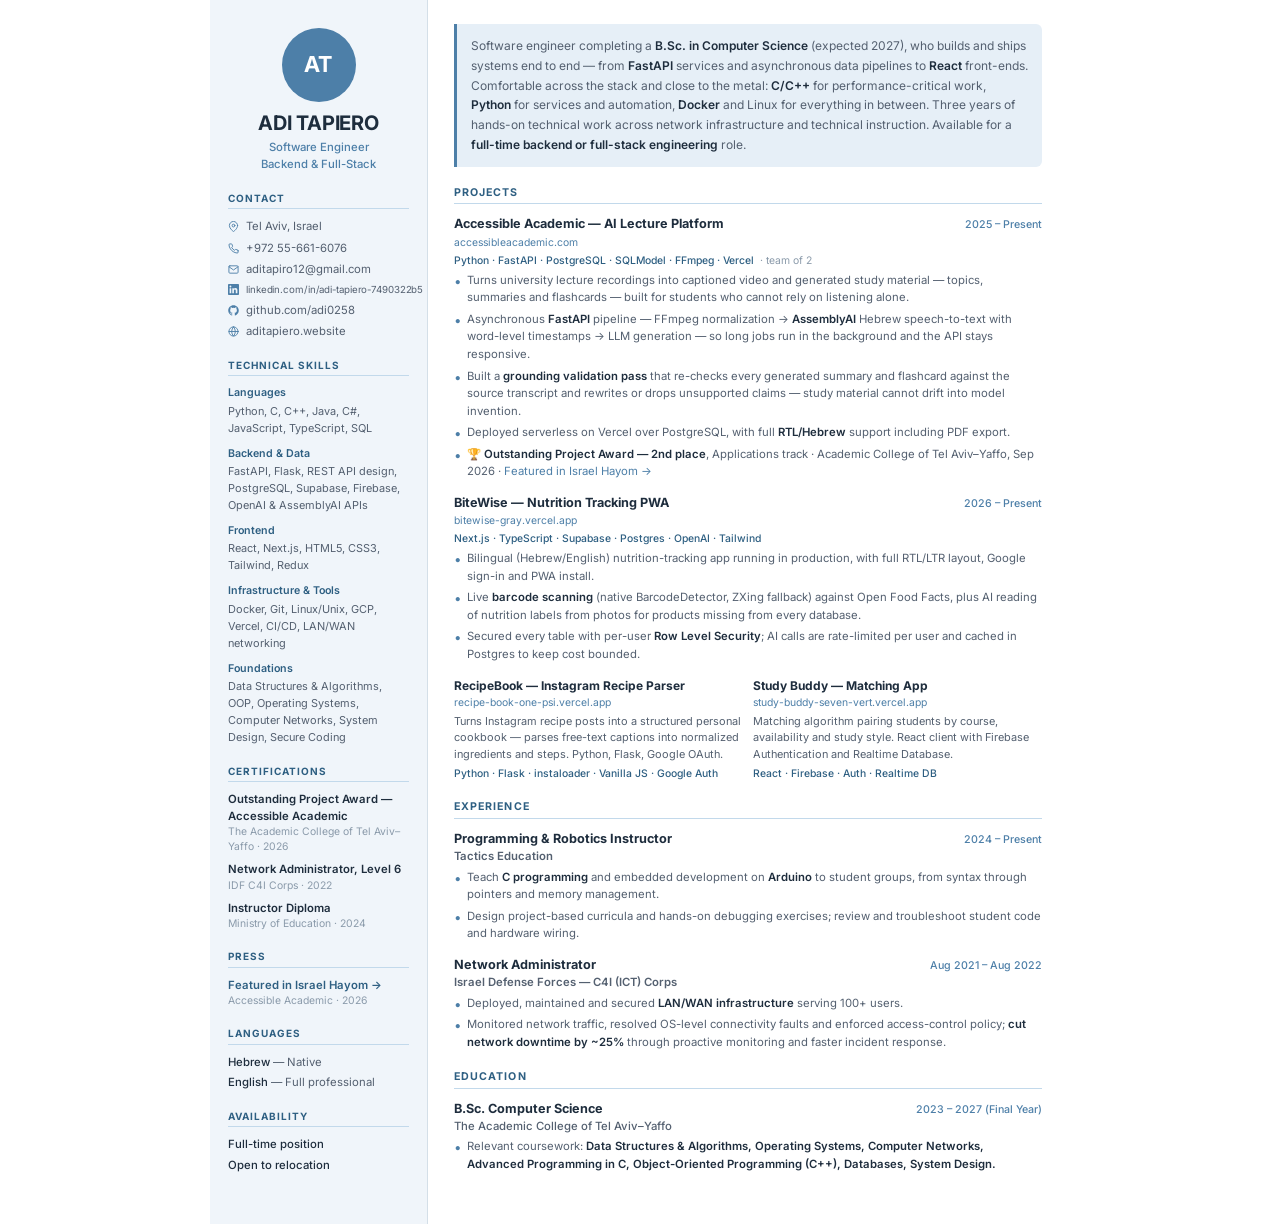
<file: cv.html>
<!DOCTYPE html>
<html lang="en">
<head>
  <meta charset="UTF-8" />
  <meta name="viewport" content="width=device-width, initial-scale=1.0" />
  <title>Adi Tapiero — CV</title>
  <link rel="preconnect" href="https://fonts.googleapis.com" />
  <link rel="preconnect" href="https://fonts.gstatic.com" crossorigin />
  <link href="https://fonts.googleapis.com/css2?family=Inter:wght@300;400;500;600;700&display=swap" rel="stylesheet" />
  <style>
    /* ---- tokens ---- */
    :root {
      --accent:       #4d7fa8;
      --accent-light: #e6eff7;
      --accent-mid:   #c2d9eb;
      --accent-dark:  #2e5f82;
      --bg-sidebar:   #f0f5fa;
      --text:         #1e2d3d;
      --text-muted:   #546070;
      --text-faint:   #8a9aaa;
      --border:       #d4dfe8;
    }

    * { box-sizing: border-box; margin: 0; padding: 0; }

    body {
      font-family: 'Inter', -apple-system, sans-serif;
      font-size: 9.5pt;
      color: var(--text);
      background: #fff;
      line-height: 1.45;
      -webkit-font-smoothing: antialiased;
    }

    a { color: var(--accent); text-decoration: none; }

    /* ---- page wrapper ---- */
    .page {
      display: grid;
      grid-template-columns: 218px 1fr;
      min-height: 100vh;
      max-width: 860px;
      margin: 0 auto;
    }

    /* ============ LEFT SIDEBAR ============ */
    .sidebar {
      background: var(--bg-sidebar);
      padding: 28px 18px 32px;
      border-right: 1px solid var(--border);
    }

    /* monogram */
    .monogram-wrap {
      display: flex;
      flex-direction: column;
      align-items: center;
      margin-bottom: 16px;
    }
    .monogram {
      width: 74px;
      height: 74px;
      border-radius: 50%;
      background: var(--accent);
      color: #fff;
      font-size: 22px;
      font-weight: 700;
      display: flex;
      align-items: center;
      justify-content: center;
      letter-spacing: 0.04em;
      margin-bottom: 10px;
    }
    .sidebar-name {
      font-size: 15pt;
      font-weight: 700;
      color: var(--text);
      text-align: center;
      letter-spacing: -0.01em;
      line-height: 1.15;
    }
    .sidebar-title {
      margin-top: 4px;
      font-size: 8.5pt;
      color: var(--accent);
      text-align: center;
      font-weight: 500;
      line-height: 1.5;
    }

    /* sidebar section heading */
    .s-section {
      margin-top: 18px;
    }
    .s-heading {
      font-size: 7.5pt;
      font-weight: 700;
      letter-spacing: 0.1em;
      text-transform: uppercase;
      color: var(--accent-dark);
      border-bottom: 1.5px solid var(--accent-mid);
      padding-bottom: 3px;
      margin-bottom: 9px;
    }

    /* contact */
    .contact-list { display: grid; gap: 5px; }
    .contact-item {
      display: flex;
      align-items: center;
      gap: 7px;
      font-size: 8.5pt;
      color: var(--text-muted);
    }
    .contact-item svg { flex-shrink: 0; color: var(--accent); }

    /* skill groups */
    .skill-group { margin-bottom: 9px; }
    .skill-group-label {
      font-size: 8pt;
      font-weight: 600;
      color: var(--accent-dark);
      margin-bottom: 2px;
    }
    .skill-group-items {
      font-size: 8.2pt;
      color: var(--text-muted);
      line-height: 1.55;
    }

    /* cert */
    .cert-item { margin-bottom: 7px; }
    .cert-title {
      font-size: 8.5pt;
      font-weight: 600;
      color: var(--text);
    }
    .cert-meta {
      font-size: 7.8pt;
      color: var(--text-faint);
    }

    /* lang & avail */
    .lang-item, .avail-item {
      font-size: 8.5pt;
      color: var(--text-muted);
      margin-bottom: 4px;
    }
    .lang-item strong, .avail-item { color: var(--text); font-weight: 500; }

    /* ============ RIGHT CONTENT ============ */
    .content {
      padding: 24px 28px 32px 26px;
    }

    /* summary */
    .summary {
      font-size: 9pt;
      color: var(--text-muted);
      line-height: 1.65;
      margin-bottom: 18px;
      padding: 12px 14px;
      background: var(--accent-light);
      border-left: 3px solid var(--accent);
      border-radius: 0 6px 6px 0;
    }
    .summary strong { color: var(--text); font-weight: 600; }

    /* section */
    .section { margin-bottom: 18px; }
    .section-title {
      font-size: 8pt;
      font-weight: 700;
      letter-spacing: 0.1em;
      text-transform: uppercase;
      color: var(--accent-dark);
      border-bottom: 1.5px solid var(--accent-mid);
      padding-bottom: 3px;
      margin-bottom: 11px;
    }

    /* project featured */
    .project { margin-bottom: 13px; }
    .project-header {
      display: flex;
      justify-content: space-between;
      align-items: baseline;
      gap: 8px;
    }
    .project-name {
      font-size: 9.5pt;
      font-weight: 700;
      color: var(--text);
    }
    .project-date {
      font-size: 8pt;
      color: var(--accent);
      white-space: nowrap;
      font-weight: 500;
    }
    .project-url {
      font-size: 7.8pt;
      color: var(--accent);
      display: block;
      margin: 1px 0 3px;
    }
    .project-stack {
      font-size: 7.8pt;
      color: var(--text-faint);
      margin-bottom: 4px;
    }
    .project-stack span {
      color: var(--accent-dark);
      font-weight: 500;
    }

    /* bullet list */
    .bullet-list { display: grid; gap: 4px; padding-left: 0; list-style: none; }
    .bullet-list li {
      position: relative;
      padding-left: 13px;
      font-size: 8.5pt;
      color: var(--text-muted);
      line-height: 1.55;
    }
    .bullet-list li::before {
      content: "•";
      color: var(--accent);
      font-size: 10pt;
      position: absolute;
      left: 0;
      top: -1px;
    }
    .bullet-list li strong { color: var(--text); font-weight: 600; }

    /* two-col projects */
    .projects-2col {
      display: grid;
      grid-template-columns: 1fr 1fr;
      gap: 10px;
      margin-top: 4px;
    }
    .project-mini { }
    .project-mini .project-name { font-size: 9pt; }
    .project-mini p {
      font-size: 8.2pt;
      color: var(--text-muted);
      line-height: 1.5;
      margin: 3px 0 4px;
    }
    .project-mini .project-stack { margin-bottom: 0; }

    /* experience */
    .exp-item { margin-bottom: 13px; }
    .exp-header {
      display: flex;
      justify-content: space-between;
      align-items: baseline;
    }
    .exp-title {
      font-size: 9.5pt;
      font-weight: 700;
      color: var(--text);
    }
    .exp-date {
      font-size: 8pt;
      color: var(--accent);
      font-weight: 500;
    }
    .exp-company {
      font-size: 8.5pt;
      color: var(--text-muted);
      font-weight: 600;
      margin-bottom: 4px;
    }

    /* education */
    .edu-header {
      display: flex;
      justify-content: space-between;
      align-items: baseline;
    }
    .edu-degree {
      font-size: 9.5pt;
      font-weight: 700;
      color: var(--text);
    }
    .edu-date {
      font-size: 8pt;
      color: var(--accent);
      font-weight: 500;
    }
    .edu-school {
      font-size: 8.5pt;
      color: var(--text-muted);
      font-weight: 500;
      margin-bottom: 4px;
    }

    /* print */
    @media print {
      body { font-size: 9pt; }
      .page { max-width: 100%; }
      a { color: var(--accent); }
    }
  </style>
</head>
<body>
<div class="page">

  <!-- ===== SIDEBAR ===== -->
  <aside class="sidebar">
    <div class="monogram-wrap">
      <div class="monogram">AT</div>
      <div class="sidebar-name">ADI TAPIERO</div>
      <div class="sidebar-title">Software Engineer<br>Backend &amp; Full-Stack</div>
    </div>

    <!-- Contact -->
    <div class="s-section">
      <div class="s-heading">Contact</div>
      <ul class="contact-list">
        <li class="contact-item">
          <svg width="11" height="11" viewBox="0 0 24 24" fill="none" stroke="currentColor" stroke-width="2" stroke-linecap="round" stroke-linejoin="round"><path d="M21 10c0 7-9 13-9 13S3 17 3 10a9 9 0 1 1 18 0z"/><circle cx="12" cy="10" r="3"/></svg>
          Tel Aviv, Israel
        </li>
        <li class="contact-item">
          <svg width="11" height="11" viewBox="0 0 24 24" fill="none" stroke="currentColor" stroke-width="2" stroke-linecap="round" stroke-linejoin="round"><path d="M22 16.92v3a2 2 0 0 1-2.18 2 19.86 19.86 0 0 1-8.63-3.07 19.5 19.5 0 0 1-6-6A19.86 19.86 0 0 1 2.12 4.18 2 2 0 0 1 4.11 2h3a2 2 0 0 1 2 1.72c.13.94.36 1.86.68 2.74a2 2 0 0 1-.45 2.11L8.09 9.91a16 16 0 0 0 6 6l1.34-1.25a2 2 0 0 1 2.11-.45c.88.32 1.8.55 2.74.68A2 2 0 0 1 22 16.92z"/></svg>
          +972 55-661-6076
        </li>
        <li class="contact-item">
          <svg width="11" height="11" viewBox="0 0 24 24" fill="none" stroke="currentColor" stroke-width="2" stroke-linecap="round" stroke-linejoin="round"><path d="M4 4h16c1.1 0 2 .9 2 2v12c0 1.1-.9 2-2 2H4c-1.1 0-2-.9-2-2V6c0-1.1.9-2 2-2z"/><polyline points="22,6 12,13 2,6"/></svg>
          aditapiro12@gmail.com
        </li>
        <li class="contact-item">
          <svg width="11" height="11" viewBox="0 0 24 24" fill="currentColor"><path d="M20.45 20.45h-3.55v-5.57c0-1.33-.02-3.04-1.85-3.04-1.85 0-2.13 1.45-2.13 2.95v5.66H9.36V9h3.41v1.56h.05c.48-.91 1.65-1.85 3.39-1.85 3.62 0 4.29 2.38 4.29 5.48v6.26zM5.34 7.43a2.06 2.06 0 1 1 0-4.12 2.06 2.06 0 0 1 0 4.12zM7.12 20.45H3.56V9h3.56v11.45zM22.22 0H1.77C.79 0 0 .77 0 1.72v20.56C0 23.23.79 24 1.77 24h20.45c.98 0 1.78-.77 1.78-1.72V1.72C24 .77 23.2 0 22.22 0z"/></svg>
          <a href="https://www.linkedin.com/in/adi-tapiero-7490322b5" style="color:inherit;text-decoration:none;font-size:7.3pt;white-space:nowrap;letter-spacing:-0.1px">linkedin.com/in/adi-tapiero-7490322b5</a>
        </li>
        <li class="contact-item">
          <svg width="11" height="11" viewBox="0 0 24 24" fill="currentColor"><path d="M12 .5C5.65.5.5 5.65.5 12c0 5.08 3.29 9.39 7.86 10.91.58.11.79-.25.79-.56 0-.28-.01-1.02-.02-2-3.2.7-3.88-1.54-3.88-1.54-.52-1.33-1.28-1.69-1.28-1.69-1.05-.72.08-.71.08-.71 1.16.08 1.77 1.19 1.77 1.19 1.03 1.77 2.7 1.26 3.36.96.1-.75.4-1.26.73-1.55-2.55-.29-5.24-1.28-5.24-5.7 0-1.26.45-2.29 1.19-3.1-.12-.29-.52-1.46.11-3.05 0 0 .97-.31 3.18 1.18a11.02 11.02 0 0 1 5.79 0c2.2-1.49 3.17-1.18 3.17-1.18.63 1.59.23 2.76.11 3.05.74.81 1.19 1.84 1.19 3.1 0 4.43-2.69 5.4-5.26 5.69.41.35.78 1.05.78 2.11 0 1.52-.01 2.75-.01 3.13 0 .31.21.68.8.56C20.21 21.39 23.5 17.08 23.5 12 23.5 5.65 18.35.5 12 .5z"/></svg>
          github.com/adi0258
        </li>
        <li class="contact-item">
          <svg width="11" height="11" viewBox="0 0 24 24" fill="none" stroke="currentColor" stroke-width="2" stroke-linecap="round" stroke-linejoin="round"><circle cx="12" cy="12" r="10"/><line x1="2" y1="12" x2="22" y2="12"/><path d="M12 2a15.3 15.3 0 0 1 4 10 15.3 15.3 0 0 1-4 10 15.3 15.3 0 0 1-4-10 15.3 15.3 0 0 1 4-10z"/></svg>
          aditapiero.website
        </li>
      </ul>
    </div>

    <!-- Technical Skills -->
    <div class="s-section">
      <div class="s-heading">Technical Skills</div>

      <div class="skill-group">
        <div class="skill-group-label">Languages</div>
        <div class="skill-group-items">Python, C, C++, Java, C#, JavaScript, TypeScript, SQL</div>
      </div>
      <div class="skill-group">
        <div class="skill-group-label">Backend &amp; Data</div>
        <div class="skill-group-items">FastAPI, Flask, REST API design, PostgreSQL, Supabase, Firebase, OpenAI &amp; AssemblyAI APIs</div>
      </div>
      <div class="skill-group">
        <div class="skill-group-label">Frontend</div>
        <div class="skill-group-items">React, Next.js, HTML5, CSS3, Tailwind, Redux</div>
      </div>
      <div class="skill-group">
        <div class="skill-group-label">Infrastructure &amp; Tools</div>
        <div class="skill-group-items">Docker, Git, Linux/Unix, GCP, Vercel, CI/CD, LAN/WAN networking</div>
      </div>
      <div class="skill-group">
        <div class="skill-group-label">Foundations</div>
        <div class="skill-group-items">Data Structures &amp; Algorithms, OOP, Operating Systems, Computer Networks, System Design, Secure Coding</div>
      </div>
    </div>

    <!-- Certifications -->
    <div class="s-section">
      <div class="s-heading">Certifications</div>
      <div class="cert-item">
        <div class="cert-title">Outstanding Project Award — Accessible Academic</div>
        <div class="cert-meta">The Academic College of Tel Aviv–Yaffo · 2026</div>
      </div>
      <div class="cert-item">
        <div class="cert-title">Network Administrator, Level 6</div>
        <div class="cert-meta">IDF C4I Corps · 2022</div>
      </div>
      <div class="cert-item">
        <div class="cert-title">Instructor Diploma</div>
        <div class="cert-meta">Ministry of Education · 2024</div>
      </div>
    </div>

    <!-- Press -->
    <div class="s-section">
      <div class="s-heading">Press</div>
      <div class="cert-item">
        <a href="https://www.israelhayom.co.il/news/education/article/21597703" target="_blank" rel="noopener" style="color:var(--accent-dark);text-decoration:none;">
          <div class="cert-title" style="color:var(--accent-dark);">Featured in Israel Hayom →</div>
          <div class="cert-meta">Accessible Academic · 2026</div>
        </a>
      </div>
    </div>

    <!-- Languages -->
    <div class="s-section">
      <div class="s-heading">Languages</div>
      <div class="lang-item"><strong>Hebrew</strong> — Native</div>
      <div class="lang-item"><strong>English</strong> — Full professional</div>
    </div>

    <!-- Availability -->
    <div class="s-section">
      <div class="s-heading">Availability</div>
      <div class="avail-item">Full-time position</div>
      <div class="avail-item">Open to relocation</div>
    </div>
  </aside>

  <!-- ===== MAIN CONTENT ===== -->
  <main class="content">

    <!-- Summary -->
    <div class="summary">
      Software engineer completing a <strong>B.Sc. in Computer Science</strong> (expected 2027), who builds and ships systems end to end — from <strong>FastAPI</strong> services and asynchronous data pipelines to <strong>React</strong> front-ends. Comfortable across the stack and close to the metal: <strong>C/C++</strong> for performance-critical work, <strong>Python</strong> for services and automation, <strong>Docker</strong> and Linux for everything in between. Three years of hands-on technical work across network infrastructure and technical instruction. Available for a <strong>full-time backend or full-stack engineering</strong> role.
    </div>

    <!-- Projects -->
    <div class="section">
      <div class="section-title">Projects</div>

      <div class="project">
        <div class="project-header">
          <div class="project-name">Accessible Academic — AI Lecture Platform</div>
          <div class="project-date">2025 – Present</div>
        </div>
        <a class="project-url" href="https://accessibleacademic.com/">accessibleacademic.com</a>
        <div class="project-stack"><span>Python · FastAPI · PostgreSQL · SQLModel · FFmpeg · Vercel</span> &nbsp;· team of 2</div>
        <ul class="bullet-list">
          <li>Turns university lecture recordings into captioned video and generated study material — topics, summaries and flashcards — built for students who cannot rely on listening alone.</li>
          <li>Asynchronous <strong>FastAPI</strong> pipeline — FFmpeg normalization → <strong>AssemblyAI</strong> Hebrew speech-to-text with word-level timestamps → LLM generation — so long jobs run in the background and the API stays responsive.</li>
          <li>Built a <strong>grounding validation pass</strong> that re-checks every generated summary and flashcard against the source transcript and rewrites or drops unsupported claims — study material cannot drift into model invention.</li>
          <li>Deployed serverless on Vercel over PostgreSQL, with full <strong>RTL/Hebrew</strong> support including PDF export.</li>
          <li><strong>🏆 Outstanding Project Award — 2nd place</strong>, Applications track · Academic College of Tel Aviv–Yaffo, Sep 2026 · <a href="https://www.israelhayom.co.il/news/education/article/21597703" target="_blank">Featured in Israel Hayom →</a></li>
        </ul>
      </div>

      <div class="project">
        <div class="project-header">
          <div class="project-name">BiteWise — Nutrition Tracking PWA</div>
          <div class="project-date">2026 – Present</div>
        </div>
        <a class="project-url" href="https://bitewise-gray.vercel.app/">bitewise-gray.vercel.app</a>
        <div class="project-stack"><span>Next.js · TypeScript · Supabase · Postgres · OpenAI · Tailwind</span></div>
        <ul class="bullet-list">
          <li>Bilingual (Hebrew/English) nutrition-tracking app running in production, with full RTL/LTR layout, Google sign-in and PWA install.</li>
          <li>Live <strong>barcode scanning</strong> (native BarcodeDetector, ZXing fallback) against Open Food Facts, plus AI reading of nutrition labels from photos for products missing from every database.</li>
          <li>Secured every table with per-user <strong>Row Level Security</strong>; AI calls are rate-limited per user and cached in Postgres to keep cost bounded.</li>
        </ul>
      </div>

      <div class="projects-2col">
        <div class="project-mini">
          <div class="project-name">RecipeBook — Instagram Recipe Parser</div>
          <a class="project-url" href="https://recipe-book-one-psi.vercel.app/">recipe-book-one-psi.vercel.app</a>
          <p>Turns Instagram recipe posts into a structured personal cookbook — parses free-text captions into normalized ingredients and steps. Python, Flask, Google OAuth.</p>
          <div class="project-stack"><span>Python · Flask · instaloader · Vanilla JS · Google Auth</span></div>
        </div>
        <div class="project-mini">
          <div class="project-name">Study Buddy — Matching App</div>
          <a class="project-url" href="https://study-buddy-seven-vert.vercel.app/">study-buddy-seven-vert.vercel.app</a>
          <p>Matching algorithm pairing students by course, availability and study style. React client with Firebase Authentication and Realtime Database.</p>
          <div class="project-stack"><span>React · Firebase · Auth · Realtime DB</span></div>
        </div>
      </div>
    </div>

    <!-- Experience -->
    <div class="section">
      <div class="section-title">Experience</div>

      <div class="exp-item">
        <div class="exp-header">
          <div class="exp-title">Programming &amp; Robotics Instructor</div>
          <div class="exp-date">2024 – Present</div>
        </div>
        <div class="exp-company">Tactics Education</div>
        <ul class="bullet-list">
          <li>Teach <strong>C programming</strong> and embedded development on <strong>Arduino</strong> to student groups, from syntax through pointers and memory management.</li>
          <li>Design project-based curricula and hands-on debugging exercises; review and troubleshoot student code and hardware wiring.</li>
        </ul>
      </div>

      <div class="exp-item">
        <div class="exp-header">
          <div class="exp-title">Network Administrator</div>
          <div class="exp-date">Aug 2021 – Aug 2022</div>
        </div>
        <div class="exp-company">Israel Defense Forces — C4I (ICT) Corps</div>
        <ul class="bullet-list">
          <li>Deployed, maintained and secured <strong>LAN/WAN infrastructure</strong> serving 100+ users.</li>
          <li>Monitored network traffic, resolved OS-level connectivity faults and enforced access-control policy; <strong>cut network downtime by ~25%</strong> through proactive monitoring and faster incident response.</li>
        </ul>
      </div>
    </div>

    <!-- Education -->
    <div class="section">
      <div class="section-title">Education</div>
      <div class="edu-header">
        <div class="edu-degree">B.Sc. Computer Science</div>
        <div class="edu-date">2023 – 2027 (Final Year)</div>
      </div>
      <div class="edu-school">The Academic College of Tel Aviv–Yaffo</div>
      <ul class="bullet-list">
        <li>Relevant coursework: <strong>Data Structures &amp; Algorithms, Operating Systems, Computer Networks, Advanced Programming in C, Object-Oriented Programming (C++), Databases, System Design.</strong></li>
      </ul>
    </div>

  </main>
</div>
</body>
</html>
</file>
<file: style.css>
/* =========================================================
   Adi Tapiero — Portfolio
   Premium minimalist design, dark + light themes
   ========================================================= */

/* ---------- Tokens ---------- */
:root {
  --accent: #6b9ab8;        /* calm slate-blue */
  --accent-soft: rgba(107, 154, 184, 0.14);
  --accent-strong: #547d9c;

  --bg: #0e1014;
  --bg-elev: #13161c;
  --bg-elev-2: #181c24;
  --surface: rgba(255, 255, 255, 0.03);
  --surface-strong: rgba(255, 255, 255, 0.06);
  --border: rgba(255, 255, 255, 0.08);
  --border-strong: rgba(255, 255, 255, 0.14);

  --text: #dde3ea;
  --text-muted: #96a0ad;
  --text-faint: #6b7580;

  --shadow-sm: 0 1px 2px rgba(0, 0, 0, 0.3);
  --shadow-md: 0 10px 30px -10px rgba(0, 0, 0, 0.45);
  --shadow-lg: 0 24px 60px -20px rgba(0, 0, 0, 0.55);

  --nav-blur: saturate(160%) blur(14px);
  --radius-sm: 8px;
  --radius-md: 12px;
  --radius-lg: 18px;
  --radius-xl: 24px;

  --ease: cubic-bezier(0.22, 1, 0.36, 1);
  --container: 1180px;

  --font-sans: 'Inter', -apple-system, BlinkMacSystemFont, 'Segoe UI', Roboto, sans-serif;
  --font-mono: 'JetBrains Mono', ui-monospace, 'SF Mono', Menlo, monospace;
}

/* Light theme overrides */
[data-theme="light"] {
  --accent: #4a7fa3;
  --accent-soft: rgba(74, 127, 163, 0.12);
  --accent-strong: #3a6a8c;

  --bg: #f7f8fa;
  --bg-elev: #ffffff;
  --bg-elev-2: #eef1f5;
  --surface: rgba(0, 0, 0, 0.02);
  --surface-strong: rgba(0, 0, 0, 0.04);
  --border: rgba(0, 0, 0, 0.08);
  --border-strong: rgba(0, 0, 0, 0.14);

  --text: #1e2530;
  --text-muted: #4a5260;
  --text-faint: #6b7580;

  --shadow-sm: 0 1px 2px rgba(20, 25, 40, 0.06);
  --shadow-md: 0 10px 30px -12px rgba(20, 25, 40, 0.10);
  --shadow-lg: 0 24px 60px -20px rgba(20, 25, 40, 0.14);
}

/* ---------- Resets ---------- */
*, *::before, *::after { box-sizing: border-box; }
html { scroll-behavior: smooth; scroll-padding-top: 84px; -webkit-text-size-adjust: 100%; }
body {
  margin: 0;
  background: var(--bg);
  color: var(--text);
  font-family: var(--font-sans);
  font-size: 16px;
  line-height: 1.6;
  -webkit-font-smoothing: antialiased;
  text-rendering: optimizeLegibility;
  overflow-x: hidden;
}
img, svg { display: block; max-width: 100%; }
a { color: inherit; text-decoration: none; }
button { font: inherit; cursor: pointer; border: none; background: none; color: inherit; }
ul, ol { list-style: none; padding: 0; margin: 0; }
h1, h2, h3, h4, p { margin: 0; }

/* Israel Hayom logo — invert for light theme */
[data-theme="light"] .ih-logo {
  filter: invert(20%) sepia(10%) saturate(500%) hue-rotate(185deg) brightness(40%) !important;
}

/* Focus states */
a:focus-visible, button:focus-visible {
  outline: 2px solid var(--accent);
  outline-offset: 3px;
  border-radius: 4px;
}

/* ---------- Layout ---------- */
.container {
  width: 100%;
  max-width: var(--container);
  margin: 0 auto;
  padding: 0 1.5rem;
}

/* ---------- NAVBAR ---------- */
.navbar {
  position: sticky;
  top: 0;
  z-index: 100;
  background: color-mix(in srgb, var(--bg) 72%, transparent);
  backdrop-filter: var(--nav-blur);
  -webkit-backdrop-filter: var(--nav-blur);
  border-bottom: 1px solid transparent;
  transition: border-color 0.3s var(--ease), background 0.3s var(--ease);
}
.navbar.scrolled {
  border-bottom-color: var(--border);
  background: color-mix(in srgb, var(--bg) 85%, transparent);
}
.nav-inner {
  max-width: var(--container);
  margin: 0 auto;
  padding: 0.85rem 1.5rem;
  display: flex;
  align-items: center;
  justify-content: space-between;
  gap: 1.25rem;
}

.brand {
  display: inline-flex;
  align-items: center;
  gap: 0.65rem;
  font-weight: 600;
  letter-spacing: -0.01em;
  color: var(--text);
  transition: opacity 0.2s var(--ease);
}
.brand:hover { opacity: 0.85; }
.brand-name { font-size: 0.98rem; }

.monogram {
  display: inline-flex;
  align-items: center;
  justify-content: center;
  width: 32px;
  height: 32px;
  border-radius: 8px;
  background: linear-gradient(135deg, var(--accent), var(--accent-strong));
  color: #fff;
  font-family: var(--font-mono);
  font-weight: 700;
  font-size: 0.78rem;
  letter-spacing: 0.02em;
  box-shadow: 0 6px 20px -8px var(--accent);
}
.monogram.small { width: 28px; height: 28px; font-size: 0.7rem; }

.nav-links {
  display: flex;
  align-items: center;
  gap: 0.25rem;
}
.nav-link {
  position: relative;
  padding: 0.5rem 0.85rem;
  font-size: 0.9rem;
  color: var(--text-muted);
  border-radius: 8px;
  transition: color 0.2s var(--ease), background 0.2s var(--ease);
}
.nav-link:hover { color: var(--text); }
.nav-link.active { color: var(--text); }
.nav-link.active::after {
  content: "";
  position: absolute;
  left: 50%;
  bottom: -2px;
  transform: translateX(-50%);
  width: 18px;
  height: 2px;
  border-radius: 2px;
  background: var(--accent);
}

.nav-actions {
  display: flex;
  align-items: center;
  gap: 0.5rem;
}

.icon-btn {
  width: 38px;
  height: 38px;
  border-radius: 10px;
  display: inline-flex;
  align-items: center;
  justify-content: center;
  border: 1px solid var(--border);
  background: var(--surface);
  color: var(--text);
  transition: background 0.2s var(--ease), border-color 0.2s var(--ease), transform 0.2s var(--ease);
}
.icon-btn:hover {
  background: var(--surface-strong);
  border-color: var(--border-strong);
}
.icon-btn:active { transform: scale(0.96); }
.icon-sun, .icon-moon { transition: opacity 0.25s var(--ease), transform 0.25s var(--ease); }
[data-theme="dark"] .icon-sun { display: block; }
[data-theme="dark"] .icon-moon { display: none; }
[data-theme="light"] .icon-sun { display: none; }
[data-theme="light"] .icon-moon { display: block; }

.hamburger {
  display: none;
  flex-direction: column;
  gap: 4px;
  padding: 0;
}
.hamburger span {
  display: block;
  width: 18px;
  height: 1.8px;
  background: var(--text);
  border-radius: 2px;
  transition: transform 0.25s var(--ease), opacity 0.2s var(--ease);
}
.hamburger.open span:nth-child(1) { transform: translateY(6px) rotate(45deg); }
.hamburger.open span:nth-child(2) { opacity: 0; }
.hamburger.open span:nth-child(3) { transform: translateY(-6px) rotate(-45deg); }

/* ---------- BUTTONS ---------- */
.btn {
  display: inline-flex;
  align-items: center;
  justify-content: center;
  gap: 0.5rem;
  padding: 0.78rem 1.25rem;
  border-radius: 10px;
  font-size: 0.92rem;
  font-weight: 500;
  letter-spacing: -0.005em;
  border: 1px solid transparent;
  transition: transform 0.2s var(--ease), background 0.2s var(--ease), border-color 0.2s var(--ease), box-shadow 0.25s var(--ease), color 0.2s var(--ease);
  white-space: nowrap;
}
.btn-sm {
  padding: 0.5rem 0.85rem;
  font-size: 0.85rem;
  border-radius: 8px;
}
.btn-primary {
  background: linear-gradient(180deg, var(--accent), var(--accent-strong));
  color: #fff;
  box-shadow: 0 10px 24px -10px var(--accent);
}
.btn-primary:hover {
  transform: translateY(-1px);
  box-shadow: 0 14px 30px -10px var(--accent);
}
.btn-primary:active { transform: translateY(0); }
.btn-ghost {
  background: var(--surface);
  color: var(--text);
  border: 1px solid var(--border);
}
.btn-ghost:hover {
  background: var(--surface-strong);
  border-color: var(--border-strong);
  transform: translateY(-1px);
}

/* ---------- HERO ---------- */
.hero {
  position: relative;
  padding: 5rem 0 4rem;
  overflow: hidden;
}
.hero::before {
  content: "";
  position: absolute;
  inset: -30% -10% auto auto;
  width: 720px;
  height: 720px;
  background: radial-gradient(circle at center, var(--accent-soft), transparent 60%);
  filter: blur(50px);
  z-index: -1;
  pointer-events: none;
}
.hero-inner {
  display: grid;
  grid-template-columns: 1.25fr 1fr;
  gap: 4rem;
  align-items: center;
}
.hero-content { max-width: 640px; }

.eyebrow {
  display: inline-flex;
  align-items: center;
  gap: 0.5rem;
  font-size: 0.78rem;
  font-weight: 500;
  letter-spacing: 0.04em;
  color: var(--text-muted);
  padding: 0.4rem 0.85rem;
  border: 1px solid var(--border);
  border-radius: 999px;
  background: var(--surface);
  margin-bottom: 1.5rem;
}
.pulse {
  width: 7px;
  height: 7px;
  border-radius: 50%;
  background: #22c55e;
  box-shadow: 0 0 0 0 rgba(34, 197, 94, 0.5);
  animation: pulse 2s infinite;
}
@keyframes pulse {
  0% { box-shadow: 0 0 0 0 rgba(34, 197, 94, 0.5); }
  70% { box-shadow: 0 0 0 8px rgba(34, 197, 94, 0); }
  100% { box-shadow: 0 0 0 0 rgba(34, 197, 94, 0); }
}

.hero-title {
  font-size: clamp(2.8rem, 6.2vw, 4.6rem);
  font-weight: 700;
  letter-spacing: -0.035em;
  line-height: 1.02;
  margin-bottom: 0.85rem;
  background: linear-gradient(180deg, var(--text), color-mix(in srgb, var(--text) 60%, transparent));
  -webkit-background-clip: text;
  background-clip: text;
  color: transparent;
}
.hero-subtitle {
  font-size: clamp(1.05rem, 1.6vw, 1.2rem);
  color: var(--text-muted);
  font-weight: 500;
  margin-bottom: 1.5rem;
  letter-spacing: -0.01em;
}
.hero-subtitle .sep { color: var(--accent); margin: 0 0.4rem; }
.hero-lead {
  font-size: 1.04rem;
  color: var(--text-muted);
  line-height: 1.7;
  margin-bottom: 2rem;
  max-width: 560px;
}

.hero-ctas {
  display: flex;
  flex-wrap: wrap;
  gap: 0.75rem;
  margin-bottom: 2.25rem;
}

.socials {
  display: flex;
  flex-wrap: wrap;
  gap: 0.5rem;
}
.socials a {
  display: inline-flex;
  align-items: center;
  gap: 0.5rem;
  padding: 0.5rem 0.9rem;
  font-size: 0.85rem;
  color: var(--text-muted);
  border: 1px solid var(--border);
  border-radius: 8px;
  background: var(--surface);
  transition: color 0.2s var(--ease), border-color 0.2s var(--ease), background 0.2s var(--ease), transform 0.2s var(--ease);
}
.socials a:hover {
  color: var(--text);
  border-color: var(--accent);
  transform: translateY(-1px);
}

/* Hero card (terminal style) */
.hero-card {
  position: relative;
  background: var(--bg-elev);
  border: 1px solid var(--border);
  border-radius: var(--radius-lg);
  overflow: hidden;
  box-shadow: var(--shadow-lg);
}
.card-glow {
  position: absolute;
  inset: -1px;
  border-radius: var(--radius-lg);
  background: linear-gradient(135deg, var(--accent-soft), transparent 50%);
  z-index: 0;
  pointer-events: none;
}
.terminal-bar {
  position: relative;
  display: flex;
  align-items: center;
  gap: 0.4rem;
  padding: 0.75rem 1rem;
  border-bottom: 1px solid var(--border);
  background: var(--bg-elev-2);
  z-index: 1;
}
.terminal-bar span {
  width: 10px;
  height: 10px;
  border-radius: 50%;
  background: var(--border-strong);
}
.terminal-bar span:nth-child(1) { background: #ff5f57; }
.terminal-bar span:nth-child(2) { background: #febc2e; }
.terminal-bar span:nth-child(3) { background: #28c840; }
.terminal-title {
  font-family: var(--font-mono);
  font-size: 0.78rem;
  color: var(--text-faint);
  margin-left: auto;
}
.terminal-body {
  position: relative;
  padding: 1.25rem 1.25rem 1.4rem;
  font-family: var(--font-mono);
  font-size: 0.85rem;
  line-height: 1.85;
  color: var(--text);
  z-index: 1;
}
.terminal-body p { margin: 0; }
.t-prompt { color: var(--accent); margin-right: 0.5rem; }
.t-out { color: var(--text-muted); padding-left: 1.25rem; }
.t-accent { color: var(--accent); }

/* Metrics strip */
.metrics {
  margin-top: 4rem;
  display: grid;
  grid-template-columns: repeat(4, 1fr);
  gap: 1rem;
  padding: 1.5rem;
  border: 1px solid var(--border);
  border-radius: var(--radius-lg);
  background: var(--surface);
}
.metric { text-align: left; }
.metric-num {
  font-size: clamp(1.4rem, 2.4vw, 1.85rem);
  font-weight: 700;
  letter-spacing: -0.02em;
  color: var(--text);
}
.metric-label {
  font-size: 0.82rem;
  color: var(--text-muted);
  margin-top: 0.15rem;
}

/* ---------- SECTIONS ---------- */
.section {
  padding: 6rem 0;
  position: relative;
}
.section-alt { background: var(--bg-elev); border-top: 1px solid var(--border); border-bottom: 1px solid var(--border); }

.section-head {
  max-width: 760px;
  margin-bottom: 3rem;
}
.section-tag {
  display: inline-block;
  font-family: var(--font-mono);
  font-size: 0.78rem;
  letter-spacing: 0.08em;
  color: var(--accent);
  text-transform: uppercase;
  margin-bottom: 0.85rem;
}
.section-title {
  font-size: clamp(1.85rem, 3.4vw, 2.6rem);
  font-weight: 700;
  letter-spacing: -0.025em;
  line-height: 1.12;
  color: var(--text);
}
.section-sub {
  margin-top: 0.85rem;
  font-size: 1.02rem;
  color: var(--text-muted);
  line-height: 1.7;
}

/* ---------- ABOUT ---------- */
.about-grid {
  display: grid;
  grid-template-columns: 1.3fr 1fr;
  gap: 3rem;
  align-items: start;
}
.about-text p {
  font-size: 1.02rem;
  line-height: 1.78;
  color: var(--text-muted);
  margin-bottom: 1.1rem;
}
.about-text strong { color: var(--text); font-weight: 600; }

.focus-list { display: grid; gap: 0.9rem; }
.focus-list li {
  display: grid;
  grid-template-columns: 42px 1fr;
  gap: 1rem;
  align-items: start;
  padding: 1rem 1.1rem;
  background: var(--surface);
  border: 1px solid var(--border);
  border-radius: var(--radius-md);
  transition: border-color 0.25s var(--ease), transform 0.25s var(--ease), background 0.25s var(--ease);
}
.focus-list li:hover {
  border-color: var(--accent);
  background: var(--surface-strong);
  transform: translateY(-2px);
}
.focus-icon {
  width: 42px;
  height: 42px;
  display: inline-flex;
  align-items: center;
  justify-content: center;
  border-radius: 10px;
  background: var(--accent-soft);
  color: var(--accent);
  font-size: 1.1rem;
  font-weight: 600;
}
.focus-list h4 { font-size: 0.98rem; font-weight: 600; color: var(--text); margin-bottom: 0.2rem; }
.focus-list p { font-size: 0.88rem; color: var(--text-muted); line-height: 1.55; }

/* ---------- SKILLS ---------- */
.skills-grid {
  display: grid;
  grid-template-columns: repeat(2, 1fr);
  gap: 1.25rem;
}
.skill-card {
  padding: 1.5rem 1.5rem 1.4rem;
  background: var(--bg-elev-2);
  border: 1px solid var(--border);
  border-radius: var(--radius-lg);
  transition: border-color 0.25s var(--ease), transform 0.25s var(--ease);
}
.skill-card:hover {
  border-color: var(--border-strong);
  transform: translateY(-2px);
}
.skill-head {
  display: flex;
  align-items: center;
  gap: 0.7rem;
  margin-bottom: 1.1rem;
}
.skill-bullet {
  width: 30px;
  height: 30px;
  display: inline-flex;
  align-items: center;
  justify-content: center;
  border-radius: 8px;
  background: var(--accent-soft);
  color: var(--accent);
  font-family: var(--font-mono);
  font-size: 0.78rem;
  font-weight: 700;
}
.skill-head h3 { font-size: 1.02rem; font-weight: 600; letter-spacing: -0.01em; color: var(--text); }

.chips {
  display: flex;
  flex-wrap: wrap;
  gap: 0.45rem;
}
.chip {
  display: inline-flex;
  align-items: center;
  gap: 0.4rem;
  padding: 0.4rem 0.78rem;
  font-size: 0.83rem;
  color: var(--text);
  background: var(--surface);
  border: 1px solid var(--border);
  border-radius: 999px;
  transition: border-color 0.2s var(--ease), background 0.2s var(--ease), color 0.2s var(--ease);
}
.chip:hover {
  border-color: var(--accent);
  color: var(--accent);
}
.chip-meta {
  font-family: var(--font-mono);
  font-size: 0.7rem;
  color: var(--text-faint);
  font-weight: 500;
}

/* ---------- PROJECTS ---------- */
.project-featured {
  position: relative;
  padding: 2.25rem 2.25rem 2.1rem;
  background: linear-gradient(180deg, var(--bg-elev), var(--bg-elev-2));
  border: 1px solid var(--border);
  border-radius: var(--radius-xl);
  overflow: hidden;
  box-shadow: var(--shadow-md);
  margin-bottom: 1.75rem;
  transition: border-color 0.3s var(--ease), transform 0.3s var(--ease);
}
.project-featured::before {
  content: "";
  position: absolute;
  inset: -1px;
  background: radial-gradient(600px circle at 0% 0%, var(--accent-soft), transparent 50%);
  pointer-events: none;
  z-index: 0;
}
.project-featured:hover {
  border-color: var(--accent);
  transform: translateY(-3px);
}
.project-featured > * { position: relative; z-index: 1; }

.featured-meta {
  display: flex;
  align-items: center;
  gap: 0.85rem;
  margin-bottom: 1.1rem;
}
.badge {
  display: inline-block;
  padding: 0.3rem 0.7rem;
  font-size: 0.75rem;
  font-weight: 600;
  letter-spacing: 0.04em;
  text-transform: uppercase;
  color: var(--accent);
  background: var(--accent-soft);
  border-radius: 6px;
}
.featured-period {
  font-family: var(--font-mono);
  font-size: 0.8rem;
  color: var(--text-faint);
}
.featured-title {
  font-size: clamp(1.5rem, 2.4vw, 2rem);
  font-weight: 700;
  letter-spacing: -0.02em;
  line-height: 1.2;
  margin-bottom: 0.85rem;
}
.featured-desc {
  color: var(--text-muted);
  font-size: 1rem;
  line-height: 1.7;
  margin-bottom: 1.25rem;
  max-width: 760px;
}
.featured-highlights {
  display: grid;
  gap: 0.45rem;
  margin-bottom: 1.5rem;
}
.featured-highlights li {
  display: flex;
  gap: 0.6rem;
  font-size: 0.94rem;
  color: var(--text-muted);
  line-height: 1.5;
}
.featured-highlights span {
  color: var(--accent);
  font-family: var(--font-mono);
}
.featured-stack {
  display: flex;
  flex-wrap: wrap;
  gap: 0.45rem;
}
.tech {
  display: inline-block;
  padding: 0.35rem 0.7rem;
  font-family: var(--font-mono);
  font-size: 0.78rem;
  color: var(--text);
  background: var(--surface-strong);
  border: 1px solid var(--border);
  border-radius: 6px;
}

.projects-grid {
  display: grid;
  grid-template-columns: repeat(2, 1fr);
  gap: 1.25rem;
}
.project-card {
  padding: 1.6rem 1.6rem 1.5rem;
  background: var(--bg-elev-2);
  border: 1px solid var(--border);
  border-radius: var(--radius-lg);
  transition: border-color 0.25s var(--ease), transform 0.25s var(--ease), background 0.25s var(--ease);
}
.project-card:hover {
  border-color: var(--accent);
  transform: translateY(-3px);
}
.pc-top {
  display: flex;
  align-items: center;
  justify-content: space-between;
  margin-bottom: 1.1rem;
}
.pc-icon {
  width: 42px;
  height: 42px;
  display: inline-flex;
  align-items: center;
  justify-content: center;
  border-radius: 10px;
  background: var(--accent-soft);
  color: var(--accent);
}
.pc-tag {
  font-family: var(--font-mono);
  font-size: 0.75rem;
  color: var(--text-faint);
  letter-spacing: 0.04em;
}
.pc-title {
  font-size: 1.12rem;
  font-weight: 600;
  letter-spacing: -0.015em;
  margin-bottom: 0.55rem;
  color: var(--text);
}
.pc-desc {
  font-size: 0.92rem;
  color: var(--text-muted);
  line-height: 1.65;
  margin-bottom: 1.1rem;
}
.pc-stack {
  display: flex;
  flex-wrap: wrap;
  gap: 0.4rem;
}
.pc-stack li {
  font-family: var(--font-mono);
  font-size: 0.74rem;
  padding: 0.25rem 0.6rem;
  border: 1px solid var(--border);
  border-radius: 4px;
  color: var(--text-muted);
  background: var(--surface);
}

.pc-links {
  display: flex;
  gap: 1rem;
  margin-top: 1rem;
}
.pc-link {
  display: inline-flex;
  align-items: center;
  gap: 0.4rem;
  margin-top: 1rem;
  font-family: var(--font-mono);
  font-size: 0.76rem;
  color: var(--accent);
  text-decoration: none;
  border-bottom: 1px solid transparent;
  transition: border-color 0.2s;
}
.pc-link:hover { border-bottom-color: var(--accent); }

.projects-note {
  margin-top: 1.5rem;
  padding: 1rem 1.25rem;
  background: var(--surface);
  border: 1px dashed var(--border-strong);
  border-radius: var(--radius-md);
  color: var(--text-muted);
  font-size: 0.92rem;
}
.projects-note a { color: var(--accent); border-bottom: 1px dotted var(--accent); }
.projects-note strong { color: var(--text); font-weight: 600; }

/* ---------- EXPERIENCE TIMELINE ---------- */
.timeline {
  position: relative;
  padding-left: 1.5rem;
  border-left: 2px solid var(--border);
  display: grid;
  gap: 1.5rem;
}
.timeline-item {
  position: relative;
  padding-left: 1rem;
}
.timeline-dot {
  position: absolute;
  left: -1.55rem;
  top: 1.4rem;
  width: 10px;
  height: 10px;
  border-radius: 50%;
  background: var(--accent);
  box-shadow: 0 0 0 4px var(--bg-elev), 0 0 0 5px var(--accent-soft);
}
.timeline-card {
  padding: 1.5rem 1.6rem;
  background: var(--bg);
  border: 1px solid var(--border);
  border-radius: var(--radius-lg);
  transition: border-color 0.25s var(--ease), transform 0.25s var(--ease);
}
.timeline-card:hover {
  border-color: var(--accent);
  transform: translateY(-2px);
}
.tl-head {
  display: flex;
  align-items: baseline;
  justify-content: space-between;
  flex-wrap: wrap;
  gap: 0.5rem;
  margin-bottom: 0.25rem;
}
.tl-head h3 {
  font-size: 1.08rem;
  font-weight: 600;
  letter-spacing: -0.015em;
  color: var(--text);
}
.tl-period {
  font-family: var(--font-mono);
  font-size: 0.82rem;
  color: var(--text-faint);
}
.tl-company {
  font-size: 0.92rem;
  color: var(--accent);
  font-weight: 500;
  margin-bottom: 0.7rem;
}
.tl-desc {
  color: var(--text-muted);
  font-size: 0.95rem;
  line-height: 1.7;
}

/* ---------- EDUCATION ---------- */
.education-card {
  padding: 2rem 2.1rem;
  background: var(--bg-elev-2);
  border: 1px solid var(--border);
  border-radius: var(--radius-xl);
  transition: border-color 0.25s var(--ease);
}
.education-card:hover { border-color: var(--border-strong); }
.edu-top {
  display: flex;
  justify-content: space-between;
  align-items: baseline;
  flex-wrap: wrap;
  gap: 0.75rem;
  margin-bottom: 1.5rem;
  padding-bottom: 1.5rem;
  border-bottom: 1px solid var(--border);
}
.edu-degree {
  font-size: 1.3rem;
  font-weight: 600;
  letter-spacing: -0.02em;
}
.edu-school {
  color: var(--text-muted);
  margin-top: 0.25rem;
  font-size: 0.95rem;
}
.edu-period {
  font-family: var(--font-mono);
  font-size: 0.85rem;
  color: var(--text-faint);
}
.edu-sub {
  font-size: 0.82rem;
  font-weight: 500;
  letter-spacing: 0.04em;
  text-transform: uppercase;
  color: var(--text-faint);
  margin-bottom: 0.85rem;
}
.edu-extra { margin-top: 1.5rem; display: flex; flex-wrap: wrap; gap: 0.6rem; }
.edu-pill {
  display: inline-flex;
  align-items: center;
  gap: 0.85rem;
  padding: 0.55rem 1rem;
  background: var(--accent-soft);
  border: 1px solid color-mix(in srgb, var(--accent) 35%, transparent);
  border-radius: 999px;
}
.edu-pill-label {
  font-size: 0.8rem;
  color: var(--text-muted);
}
.edu-pill-value {
  font-family: var(--font-mono);
  font-size: 0.86rem;
  font-weight: 600;
  color: var(--accent);
}

/* ---------- CERTIFICATIONS ---------- */
.cert-grid {
  display: grid;
  grid-template-columns: repeat(2, 1fr);
  gap: 1.1rem;
}
.cert-card {
  display: grid;
  grid-template-columns: 48px 1fr;
  gap: 1rem;
  padding: 1.3rem 1.4rem;
  background: var(--bg-elev-2);
  border: 1px solid var(--border);
  border-radius: var(--radius-lg);
  align-items: center;
  transition: border-color 0.25s var(--ease), transform 0.25s var(--ease);
}
.cert-card:hover {
  border-color: var(--accent);
  transform: translateY(-2px);
}
.cert-icon {
  width: 48px;
  height: 48px;
  display: inline-flex;
  align-items: center;
  justify-content: center;
  border-radius: 12px;
  background: var(--accent-soft);
  color: var(--accent);
}
.cert-title {
  font-size: 1rem;
  font-weight: 600;
  letter-spacing: -0.01em;
  margin-bottom: 0.2rem;
}
.cert-meta {
  font-family: var(--font-mono);
  font-size: 0.8rem;
  color: var(--text-faint);
}

/* ---------- CONTACT ---------- */
.contact-grid {
  display: grid;
  grid-template-columns: repeat(3, 1fr);
  gap: 1rem;
}
.contact-card {
  display: grid;
  grid-template-columns: 44px 1fr;
  gap: 1rem;
  align-items: center;
  padding: 1.1rem 1.25rem;
  background: var(--bg-elev-2);
  border: 1px solid var(--border);
  border-radius: var(--radius-lg);
  transition: border-color 0.25s var(--ease), transform 0.25s var(--ease), background 0.25s var(--ease);
  color: var(--text);
}
.contact-card:hover {
  border-color: var(--accent);
  transform: translateY(-2px);
  background: var(--bg-elev);
}
.contact-card-static { cursor: default; }
.contact-card-static:hover { transform: none; border-color: var(--border); background: var(--bg-elev-2); }
.contact-card-cta {
  background: linear-gradient(135deg, var(--accent-soft), transparent);
  border-color: color-mix(in srgb, var(--accent) 35%, transparent);
}
.contact-ic {
  width: 44px;
  height: 44px;
  display: inline-flex;
  align-items: center;
  justify-content: center;
  border-radius: 10px;
  background: var(--surface-strong);
  color: var(--accent);
}
.contact-label {
  display: block;
  font-size: 0.78rem;
  color: var(--text-faint);
  letter-spacing: 0.04em;
  text-transform: uppercase;
  margin-bottom: 0.2rem;
}
.contact-value {
  display: block;
  font-size: 0.95rem;
  color: var(--text);
  font-weight: 500;
  word-break: break-word;
}

/* ---------- FOOTER ---------- */
.footer {
  border-top: 1px solid var(--border);
  background: var(--bg);
  padding: 2.5rem 0;
}
.footer-inner {
  display: flex;
  align-items: center;
  justify-content: space-between;
  gap: 1.5rem;
  flex-wrap: wrap;
}
.footer-left {
  display: flex;
  align-items: center;
  gap: 0.85rem;
}
.footer-name { font-weight: 600; font-size: 0.95rem; }
.footer-copy { font-size: 0.82rem; color: var(--text-faint); margin-top: 0.1rem; }

.footer-socials {
  display: flex;
  gap: 0.4rem;
}
.footer-socials a {
  width: 38px;
  height: 38px;
  display: inline-flex;
  align-items: center;
  justify-content: center;
  border-radius: 10px;
  border: 1px solid var(--border);
  color: var(--text-muted);
  background: var(--surface);
  transition: color 0.2s var(--ease), border-color 0.2s var(--ease), transform 0.2s var(--ease);
}
.footer-socials a:hover {
  color: var(--accent);
  border-color: var(--accent);
  transform: translateY(-2px);
}

/* ---------- REVEAL ANIMATIONS ---------- */
.reveal {
  opacity: 0;
  transform: translateY(16px);
  transition: opacity 0.7s var(--ease), transform 0.7s var(--ease);
  will-change: opacity, transform;
}
.reveal.is-visible {
  opacity: 1;
  transform: translateY(0);
}

@media (prefers-reduced-motion: reduce) {
  .reveal, .reveal.is-visible { opacity: 1; transform: none; transition: none; }
  html { scroll-behavior: auto; }
  .pulse { animation: none; }
}

/* ---------- RESPONSIVE ---------- */
@media (max-width: 980px) {
  .hero-inner { grid-template-columns: 1fr; gap: 2.5rem; }
  .about-grid { grid-template-columns: 1fr; gap: 2rem; }
  .skills-grid, .projects-grid, .cert-grid { grid-template-columns: 1fr; }
  .contact-grid { grid-template-columns: repeat(2, 1fr); }
  .metrics { grid-template-columns: repeat(2, 1fr); gap: 1.25rem; }
  .section { padding: 4.5rem 0; }
}

@media (max-width: 720px) {
  .hamburger { display: inline-flex; }
  .nav-links {
    position: absolute;
    top: 100%;
    right: 1.5rem;
    left: 1.5rem;
    flex-direction: column;
    align-items: stretch;
    background: var(--bg-elev);
    border: 1px solid var(--border);
    border-radius: var(--radius-lg);
    padding: 0.6rem;
    margin-top: 0.5rem;
    box-shadow: var(--shadow-lg);
    transform-origin: top right;
    transform: translateY(-8px) scale(0.97);
    opacity: 0;
    visibility: hidden;
    transition: opacity 0.2s var(--ease), transform 0.2s var(--ease), visibility 0.2s linear;
    gap: 0.1rem;
  }
  .nav-links.open {
    opacity: 1;
    visibility: visible;
    transform: translateY(0) scale(1);
  }
  .nav-link {
    padding: 0.75rem 0.9rem;
    font-size: 0.95rem;
  }
  .nav-link.active::after { display: none; }
  .nav-link.active { background: var(--accent-soft); color: var(--accent); }

  .brand-name { display: none; }
  .hero { padding: 3.5rem 0 3rem; }
  .hero-ctas { flex-direction: column; align-items: stretch; }
  .btn { justify-content: center; }
  .contact-grid { grid-template-columns: 1fr; }
  .metrics { grid-template-columns: repeat(2, 1fr); padding: 1.25rem; }
  .section { padding: 4rem 0; }
  .education-card { padding: 1.5rem 1.4rem; }
  .project-featured { padding: 1.75rem 1.5rem; }
  .footer-inner { flex-direction: column; align-items: flex-start; }
}

@media (max-width: 420px) {
  .metrics { grid-template-columns: 1fr; }
  .container { padding: 0 1.1rem; }
  .nav-inner { padding: 0.75rem 1.1rem; }
  .nav-links { left: 1.1rem; right: 1.1rem; }
}
</file>
